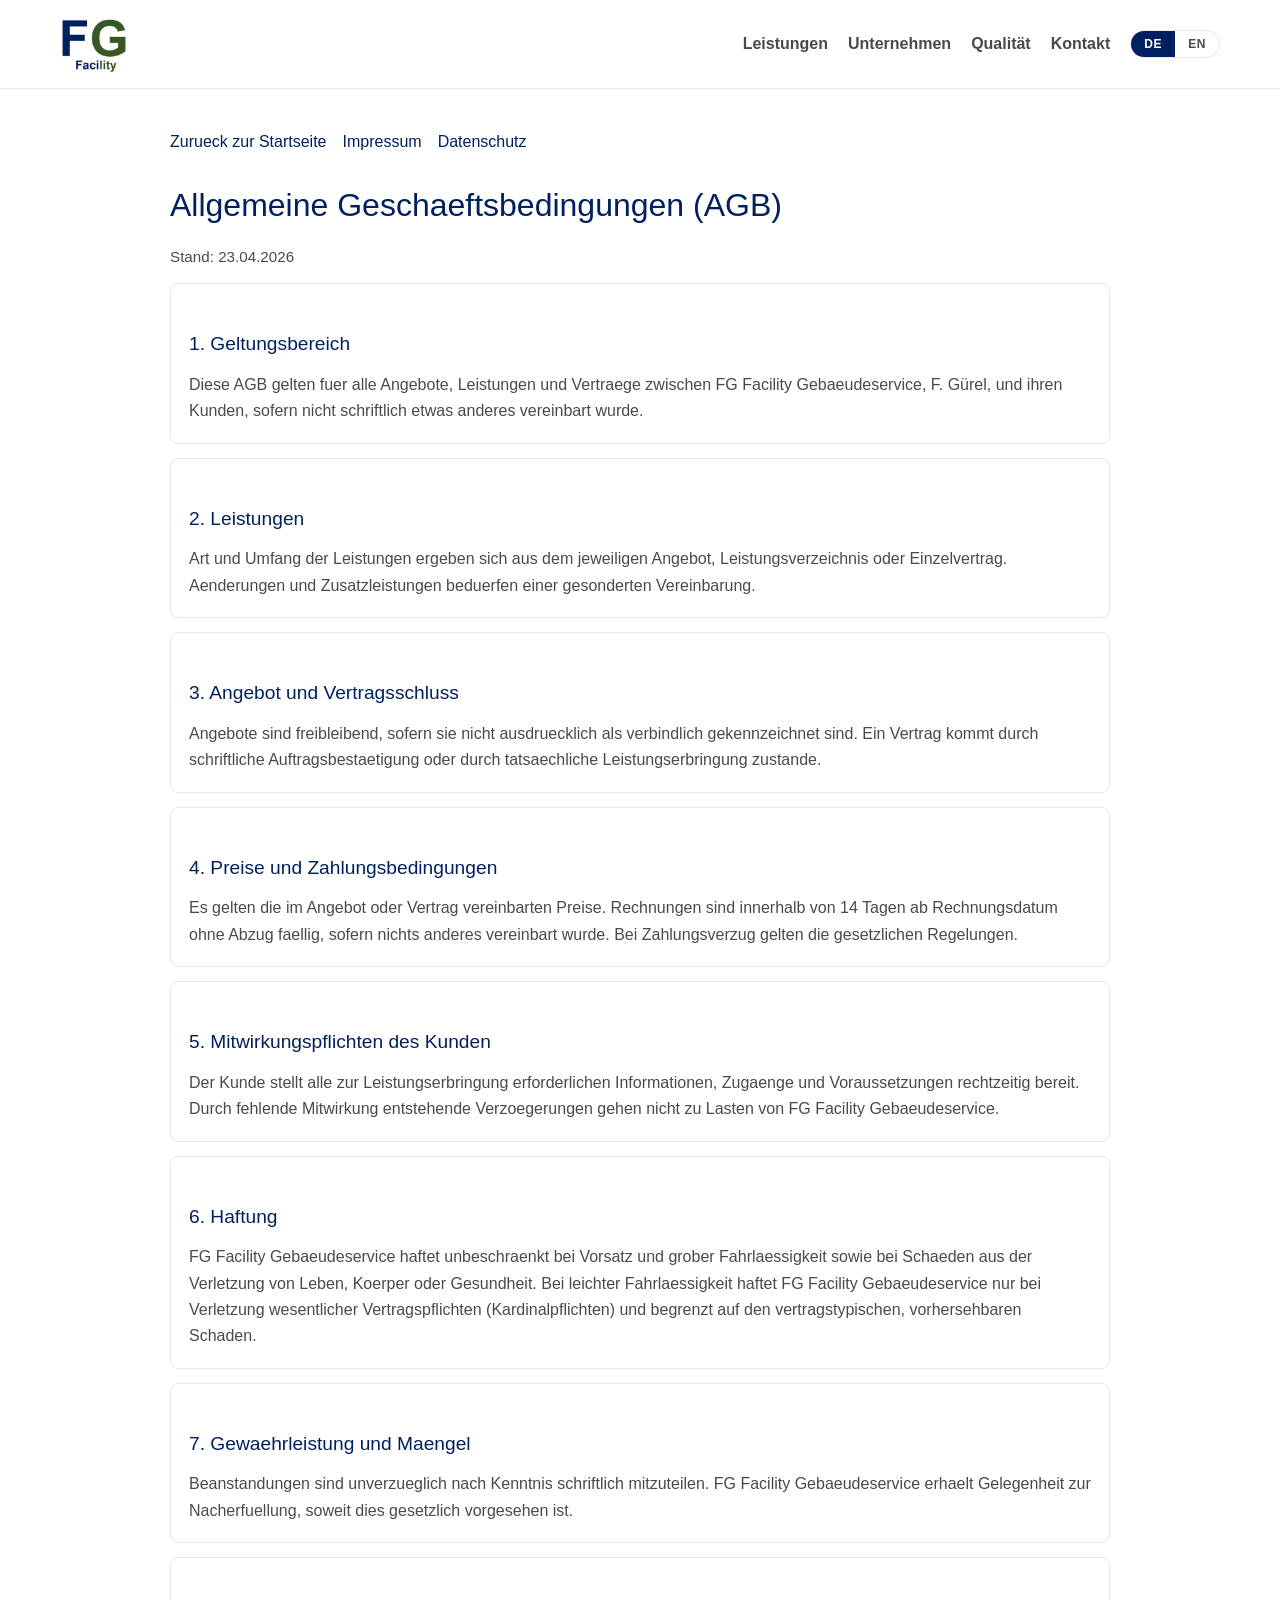
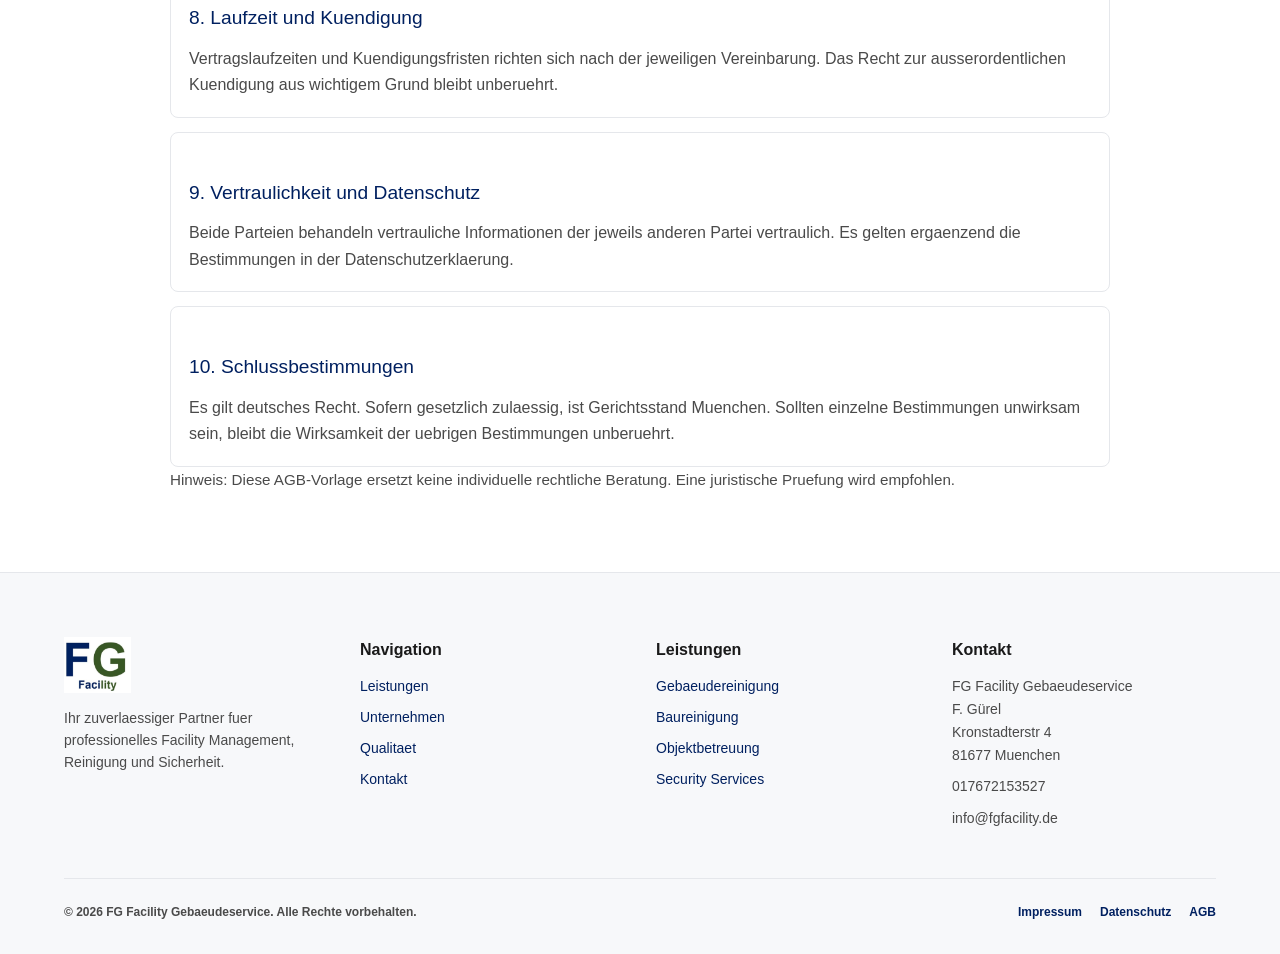
<file: agb.html>
<!DOCTYPE html>
<html lang="de">
  <head>
    <meta charset="UTF-8" />
    <meta name="viewport" content="width=device-width, initial-scale=1.0" />
    <title>AGB | FG Facility</title>
    <meta
      name="description"
      content="Allgemeine Geschaeftsbedingungen der FG Facility Gebaeudeservice fuer Leistungen und Vertraege."
    />
    <meta name="robots" content="noindex,follow" />
    <meta name="theme-color" content="#0f172a" />
    <link rel="canonical" href="https://fgfacility.de/agb.html" />
    <link rel="alternate" hreflang="de" href="https://fgfacility.de/agb.html" />
    <link rel="alternate" hreflang="en" href="https://fgfacility.de/en/terms.html" />
    <link rel="alternate" hreflang="x-default" href="https://fgfacility.de/agb.html" />
    <link rel="icon" href="logo.png" type="image/png" />
    <link rel="apple-touch-icon" href="logo.png" />
    <link rel="manifest" href="site.webmanifest" />
    <meta property="og:locale" content="de_DE" />
    <meta property="og:locale:alternate" content="en_US" />
    <meta property="og:type" content="website" />
    <meta property="og:site_name" content="FG Facility" />
    <meta property="og:title" content="AGB | FG Facility" />
    <meta
      property="og:description"
      content="Allgemeine Geschaeftsbedingungen der FG Facility Gebaeudeservice fuer Leistungen und Vertraege."
    />
    <meta property="og:url" content="https://fgfacility.de/agb.html" />
    <meta property="og:image" content="https://fgfacility.de/logo.png" />
    <meta property="og:image:alt" content="FG Facility Logo" />
    <meta name="twitter:card" content="summary" />
    <meta name="twitter:title" content="AGB | FG Facility" />
    <meta
      name="twitter:description"
      content="Allgemeine Geschaeftsbedingungen der FG Facility Gebaeudeservice fuer Leistungen und Vertraege."
    />
    <meta name="twitter:image" content="https://fgfacility.de/logo.png" />
    <link rel="stylesheet" href="style.css" />
    <link rel="stylesheet" href="tailwind.css">
  </head>
  <body class="legal-page agb-page">
    <header class="site-header">
      <div class="site-header-inner">
        <a class="site-brand" href="/" aria-label="FG Facility Startseite">
          <img src="logo.png" alt="FG Facility" />
        </a>
        <div class="site-header-actions">
          <nav class="site-nav" aria-label="Hauptnavigation">
            <a href="/#leistungen">Leistungen</a>
            <a href="/#unternehmen">Unternehmen</a>
            <a href="/#vertrauen">Qualität</a>
            <a href="/#kontakt">Kontakt</a>
          </nav>
          <div class="lang-switch" role="group" aria-label="Sprache waehlen">
            <a href="agb.html" hreflang="de" aria-current="true">DE</a>
            <a href="/en/terms.html" hreflang="en">EN</a>
          </div>
        </div>
      </div>
    </header>

    <main class="wrap">
      <div class="top-links">
        <a href="/">Zurueck zur Startseite</a>
        <a href="impressum.html">Impressum</a>
        <a href="datenschutz.html">Datenschutz</a>
      </div>

      <h1>Allgemeine Geschaeftsbedingungen (AGB)</h1>
      <p class="muted">Stand: 23.04.2026</p>

      <section class="block">
        <h2>1. Geltungsbereich</h2>
        <p>
          Diese AGB gelten fuer alle Angebote, Leistungen und Vertraege zwischen
          FG Facility Gebaeudeservice, F. Gürel, und ihren Kunden, sofern
          nicht schriftlich etwas anderes vereinbart wurde.
        </p>
      </section>

      <section class="block">
        <h2>2. Leistungen</h2>
        <p>
          Art und Umfang der Leistungen ergeben sich aus dem jeweiligen Angebot,
          Leistungsverzeichnis oder Einzelvertrag. Aenderungen und
          Zusatzleistungen beduerfen einer gesonderten Vereinbarung.
        </p>
      </section>

      <section class="block">
        <h2>3. Angebot und Vertragsschluss</h2>
        <p>
          Angebote sind freibleibend, sofern sie nicht ausdruecklich als
          verbindlich gekennzeichnet sind. Ein Vertrag kommt durch schriftliche
          Auftragsbestaetigung oder durch tatsaechliche Leistungserbringung
          zustande.
        </p>
      </section>

      <section class="block">
        <h2>4. Preise und Zahlungsbedingungen</h2>
        <p>
          Es gelten die im Angebot oder Vertrag vereinbarten Preise. Rechnungen
          sind innerhalb von 14 Tagen ab Rechnungsdatum ohne Abzug faellig,
          sofern nichts anderes vereinbart wurde. Bei Zahlungsverzug gelten die
          gesetzlichen Regelungen.
        </p>
      </section>

      <section class="block">
        <h2>5. Mitwirkungspflichten des Kunden</h2>
        <p>
          Der Kunde stellt alle zur Leistungserbringung erforderlichen
          Informationen, Zugaenge und Voraussetzungen rechtzeitig bereit. Durch
          fehlende Mitwirkung entstehende Verzoegerungen gehen nicht zu Lasten
          von FG Facility Gebaeudeservice.
        </p>
      </section>

      <section class="block">
        <h2>6. Haftung</h2>
        <p>
          FG Facility Gebaeudeservice haftet unbeschraenkt bei Vorsatz und
          grober Fahrlaessigkeit sowie bei Schaeden aus der Verletzung von Leben,
          Koerper oder Gesundheit. Bei leichter Fahrlaessigkeit haftet FG
          Facility Gebaeudeservice nur bei Verletzung wesentlicher
          Vertragspflichten (Kardinalpflichten) und begrenzt auf den
          vertragstypischen, vorhersehbaren Schaden.
        </p>
      </section>

      <section class="block">
        <h2>7. Gewaehrleistung und Maengel</h2>
        <p>
          Beanstandungen sind unverzueglich nach Kenntnis schriftlich mitzuteilen.
          FG Facility Gebaeudeservice erhaelt Gelegenheit zur Nacherfuellung,
          soweit dies gesetzlich vorgesehen ist.
        </p>
      </section>

      <section class="block">
        <h2>8. Laufzeit und Kuendigung</h2>
        <p>
          Vertragslaufzeiten und Kuendigungsfristen richten sich nach der
          jeweiligen Vereinbarung. Das Recht zur ausserordentlichen Kuendigung
          aus wichtigem Grund bleibt unberuehrt.
        </p>
      </section>

      <section class="block">
        <h2>9. Vertraulichkeit und Datenschutz</h2>
        <p>
          Beide Parteien behandeln vertrauliche Informationen der jeweils anderen
          Partei vertraulich. Es gelten ergaenzend die Bestimmungen in der
          Datenschutzerklaerung.
        </p>
      </section>

      <section class="block">
        <h2>10. Schlussbestimmungen</h2>
        <p>
          Es gilt deutsches Recht. Sofern gesetzlich zulaessig, ist Gerichtsstand
          Muenchen. Sollten einzelne Bestimmungen unwirksam sein, bleibt die
          Wirksamkeit der uebrigen Bestimmungen unberuehrt.
        </p>
      </section>

      <p class="muted">
        Hinweis: Diese AGB-Vorlage ersetzt keine individuelle rechtliche
        Beratung. Eine juristische Pruefung wird empfohlen.
      </p>
    </main>

    <footer class="unified-footer" style="width: 100%; background: #f7f8fa; padding: 64px 0 32px; border-top: 1px solid #e5e7eb;">
      <div class="unified-footer-inner" style="max-width: 1200px; margin: 0 auto; padding: 0 24px;">
        <div class="unified-footer-grid" style="display: grid; grid-template-columns: repeat(auto-fit, minmax(220px, 1fr)); gap: 32px; margin-bottom: 48px;">
          <div style="display: flex; flex-direction: column; gap: 14px;">
            <div style="display: flex; align-items: center; gap: 10px;">
              <img src="logo.png" alt="FG Facility" style="height: 56px;" />
            </div>
            <p style="margin: 0; font-size: 14px; color: #4a4a4a; line-height: 1.6;">
              Ihr zuverlaessiger Partner fuer professionelles Facility Management,
              Reinigung und Sicherheit.
            </p>
          </div>
          <div style="display: flex; flex-direction: column; gap: 12px;">
            <h4 style="margin: 0; color: #1a1a1a; font-size: 16px;">Navigation</h4>
            <nav style="display: flex; flex-direction: column; gap: 8px; font-size: 14px;">
              <a href="/#leistungen">Leistungen</a>
              <a href="/#unternehmen">Unternehmen</a>
              <a href="/#vertrauen">Qualitaet</a>
              <a href="/#kontakt">Kontakt</a>
            </nav>
          </div>
          <div style="display: flex; flex-direction: column; gap: 12px;">
            <h4 style="margin: 0; color: #1a1a1a; font-size: 16px;">Leistungen</h4>
            <nav style="display: flex; flex-direction: column; gap: 8px; font-size: 14px;">
              <a href="/#leistungen">Gebaeudereinigung</a>
              <a href="/#leistungen">Baureinigung</a>
              <a href="/#leistungen">Objektbetreuung</a>
              <a href="/#leistungen">Security Services</a>
            </nav>
          </div>
          <div style="display: flex; flex-direction: column; gap: 12px;">
            <h4 style="margin: 0; color: #1a1a1a; font-size: 16px;">Kontakt</h4>
            <div style="display: flex; flex-direction: column; gap: 8px; font-size: 14px; color: #4a4a4a;">
              <p style="margin: 0;">FG Facility Gebaeudeservice<br />F. Gürel<br />Kronstadterstr 4<br />81677 Muenchen</p>
              <p style="margin: 0;">017672153527</p>
              <p style="margin: 0;">info@fgfacility.de</p>
            </div>
          </div>
        </div>
        <div style="width: 100%; height: 1px; background: #e5e7eb; margin-bottom: 24px;"></div>
        <div class="unified-footer-bottom" style="display: flex; flex-wrap: wrap; justify-content: space-between; align-items: center; gap: 16px;">
          <div class="unified-footer-copy" style="font-size: 12px; color: #4a4a4a; font-weight: 600;">
            &copy; 2026 FG Facility Gebaeudeservice. Alle Rechte vorbehalten.
          </div>
          <div class="unified-footer-legal" style="display: flex; flex-wrap: wrap; align-items: center; justify-content: center; gap: 18px; font-size: 12px; font-weight: 600;">
            <a href="impressum.html">Impressum</a>
            <a href="datenschutz.html">Datenschutz</a>
            <a href="agb.html">AGB</a>
          </div>
        </div>
      </div>
    </footer>
      <script src="script.js"></script>
  </body>
</html>
</file>
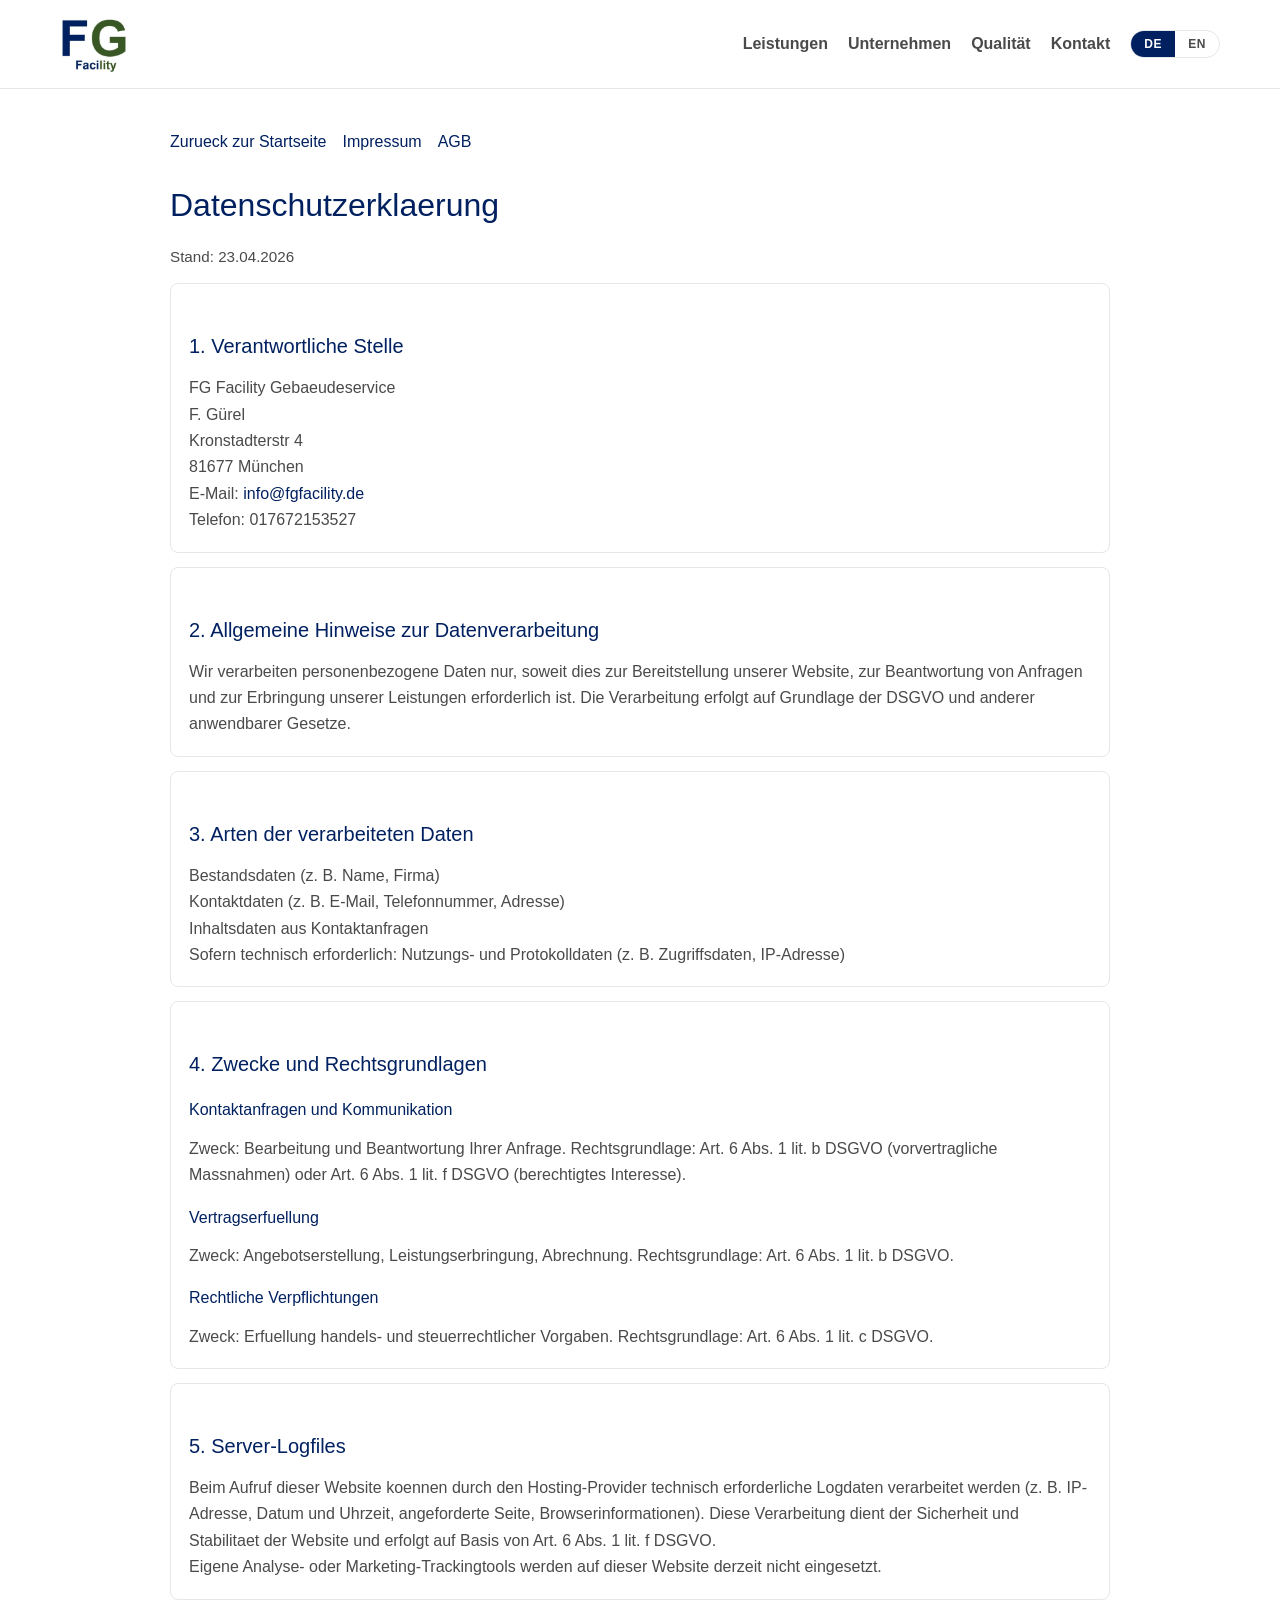
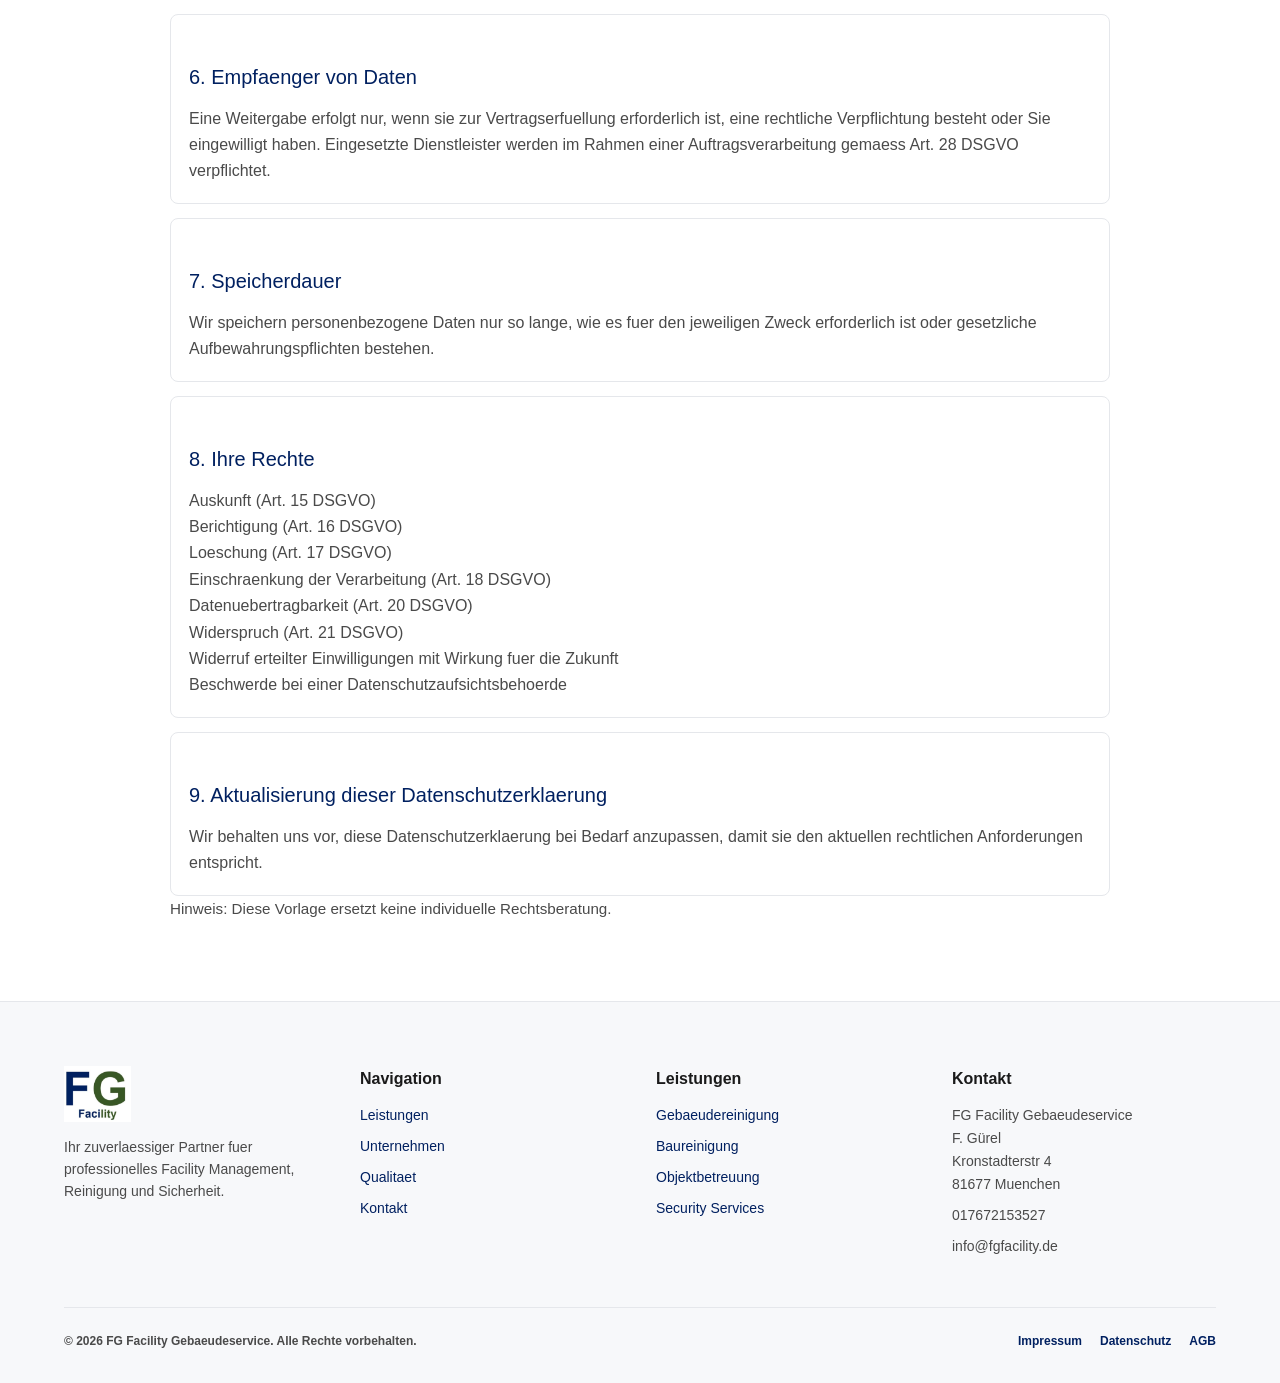
<file: datenschutz.html>
<!DOCTYPE html>
<html lang="de">
  <head>
    <meta charset="UTF-8" />
    <meta name="viewport" content="width=device-width, initial-scale=1.0" />
    <title>Datenschutz | FG Facility</title>
    <meta
      name="description"
      content="Datenschutzerklaerung der FG Facility Gebaeudeservice zu Verarbeitung, Rechten und Kontakt."
    />
    <meta name="robots" content="noindex,follow" />
    <meta name="theme-color" content="#0f172a" />
    <link rel="canonical" href="https://fgfacility.de/datenschutz.html" />
    <link rel="alternate" hreflang="de" href="https://fgfacility.de/datenschutz.html" />
    <link rel="alternate" hreflang="en" href="https://fgfacility.de/en/privacy.html" />
    <link rel="alternate" hreflang="x-default" href="https://fgfacility.de/datenschutz.html" />
    <link rel="icon" href="logo.png" type="image/png" />
    <link rel="apple-touch-icon" href="logo.png" />
    <link rel="manifest" href="site.webmanifest" />
    <meta property="og:locale" content="de_DE" />
    <meta property="og:locale:alternate" content="en_US" />
    <meta property="og:type" content="website" />
    <meta property="og:site_name" content="FG Facility" />
    <meta property="og:title" content="Datenschutz | FG Facility" />
    <meta
      property="og:description"
      content="Datenschutzerklaerung der FG Facility Gebaeudeservice zu Verarbeitung, Rechten und Kontakt."
    />
    <meta property="og:url" content="https://fgfacility.de/datenschutz.html" />
    <meta property="og:image" content="https://fgfacility.de/logo.png" />
    <meta property="og:image:alt" content="FG Facility Logo" />
    <meta name="twitter:card" content="summary" />
    <meta name="twitter:title" content="Datenschutz | FG Facility" />
    <meta
      name="twitter:description"
      content="Datenschutzerklaerung der FG Facility Gebaeudeservice zu Verarbeitung, Rechten und Kontakt."
    />
    <meta name="twitter:image" content="https://fgfacility.de/logo.png" />
    <link rel="stylesheet" href="style.css" />
    <link rel="stylesheet" href="tailwind.css">

  </head>
  <body class="legal-page datenschutz-page">
    <header class="site-header">
      <div class="site-header-inner">
        <a class="site-brand" href="/" aria-label="FG Facility Startseite">
          <img src="logo.png" alt="FG Facility" />
        </a>
        <div class="site-header-actions">
          <nav class="site-nav" aria-label="Hauptnavigation">
            <a href="/#leistungen">Leistungen</a>
            <a href="/#unternehmen">Unternehmen</a>
            <a href="/#vertrauen">Qualität</a>
            <a href="/#kontakt">Kontakt</a>
          </nav>
          <div class="lang-switch" role="group" aria-label="Sprache waehlen">
            <a href="datenschutz.html" hreflang="de" aria-current="true">DE</a>
            <a href="/en/privacy.html" hreflang="en">EN</a>
          </div>
        </div>
      </div>
    </header>

    <main class="wrap">
      <div class="top-links">
        <a href="/">Zurueck zur Startseite</a>
        <a href="impressum.html">Impressum</a>
        <a href="agb.html">AGB</a>
      </div>

      <h1>Datenschutzerklaerung</h1>
      <p class="muted">Stand: 23.04.2026</p>

      <section class="block">
        <h2>1. Verantwortliche Stelle</h2>
        <p>
          FG Facility Gebaeudeservice<br />
          F. Gürel<br />
          Kronstadterstr 4<br />
          81677 München<br />
          E-Mail: <a href="mailto:info@fgfacility.de">info@fgfacility.de</a><br />
          Telefon: 017672153527
        </p>
      </section>

      <section class="block">
        <h2>2. Allgemeine Hinweise zur Datenverarbeitung</h2>
        <p>
          Wir verarbeiten personenbezogene Daten nur, soweit dies zur
          Bereitstellung unserer Website, zur Beantwortung von Anfragen und zur
          Erbringung unserer Leistungen erforderlich ist. Die Verarbeitung
          erfolgt auf Grundlage der DSGVO und anderer anwendbarer Gesetze.
        </p>
      </section>

      <section class="block">
        <h2>3. Arten der verarbeiteten Daten</h2>
        <ul>
          <li>Bestandsdaten (z. B. Name, Firma)</li>
          <li>Kontaktdaten (z. B. E-Mail, Telefonnummer, Adresse)</li>
          <li>Inhaltsdaten aus Kontaktanfragen</li>
          <li>Sofern technisch erforderlich: Nutzungs- und Protokolldaten (z. B. Zugriffsdaten, IP-Adresse)</li>
        </ul>
      </section>

      <section class="block">
        <h2>4. Zwecke und Rechtsgrundlagen</h2>
        <h3>Kontaktanfragen und Kommunikation</h3>
        <p>
          Zweck: Bearbeitung und Beantwortung Ihrer Anfrage.
          Rechtsgrundlage: Art. 6 Abs. 1 lit. b DSGVO (vorvertragliche
          Massnahmen) oder Art. 6 Abs. 1 lit. f DSGVO (berechtigtes Interesse).
        </p>
        <h3>Vertragserfuellung</h3>
        <p>
          Zweck: Angebotserstellung, Leistungserbringung, Abrechnung.
          Rechtsgrundlage: Art. 6 Abs. 1 lit. b DSGVO.
        </p>
        <h3>Rechtliche Verpflichtungen</h3>
        <p>
          Zweck: Erfuellung handels- und steuerrechtlicher Vorgaben.
          Rechtsgrundlage: Art. 6 Abs. 1 lit. c DSGVO.
        </p>
      </section>

      <section class="block">
        <h2>5. Server-Logfiles</h2>
        <p>
          Beim Aufruf dieser Website koennen durch den Hosting-Provider technisch
          erforderliche Logdaten verarbeitet werden (z. B. IP-Adresse, Datum und
          Uhrzeit, angeforderte Seite, Browserinformationen). Diese Verarbeitung
          dient der Sicherheit und Stabilitaet der Website und erfolgt auf Basis
          von Art. 6 Abs. 1 lit. f DSGVO.
        </p>
        <p>
          Eigene Analyse- oder Marketing-Trackingtools werden auf dieser Website
          derzeit nicht eingesetzt.
        </p>
      </section>

      <section class="block">
        <h2>6. Empfaenger von Daten</h2>
        <p>
          Eine Weitergabe erfolgt nur, wenn sie zur Vertragserfuellung
          erforderlich ist, eine rechtliche Verpflichtung besteht oder Sie
          eingewilligt haben. Eingesetzte Dienstleister werden im Rahmen einer
          Auftragsverarbeitung gemaess Art. 28 DSGVO verpflichtet.
        </p>
      </section>

      <section class="block">
        <h2>7. Speicherdauer</h2>
        <p>
          Wir speichern personenbezogene Daten nur so lange, wie es fuer den
          jeweiligen Zweck erforderlich ist oder gesetzliche
          Aufbewahrungspflichten bestehen.
        </p>
      </section>

      <section class="block">
        <h2>8. Ihre Rechte</h2>
        <ul>
          <li>Auskunft (Art. 15 DSGVO)</li>
          <li>Berichtigung (Art. 16 DSGVO)</li>
          <li>Loeschung (Art. 17 DSGVO)</li>
          <li>Einschraenkung der Verarbeitung (Art. 18 DSGVO)</li>
          <li>Datenuebertragbarkeit (Art. 20 DSGVO)</li>
          <li>Widerspruch (Art. 21 DSGVO)</li>
          <li>Widerruf erteilter Einwilligungen mit Wirkung fuer die Zukunft</li>
          <li>Beschwerde bei einer Datenschutzaufsichtsbehoerde</li>
        </ul>
      </section>

      <section class="block">
        <h2>9. Aktualisierung dieser Datenschutzerklaerung</h2>
        <p>
          Wir behalten uns vor, diese Datenschutzerklaerung bei Bedarf
          anzupassen, damit sie den aktuellen rechtlichen Anforderungen
          entspricht.
        </p>
      </section>

      <p class="muted">
        Hinweis: Diese Vorlage ersetzt keine individuelle Rechtsberatung.
      </p>
    </main>

    <footer class="unified-footer" style="width: 100%; background: #f7f8fa; padding: 64px 0 32px; border-top: 1px solid #e5e7eb;">
      <div class="unified-footer-inner" style="max-width: 1200px; margin: 0 auto; padding: 0 24px;">
        <div class="unified-footer-grid" style="display: grid; grid-template-columns: repeat(auto-fit, minmax(220px, 1fr)); gap: 32px; margin-bottom: 48px;">
          <div style="display: flex; flex-direction: column; gap: 14px;">
            <div style="display: flex; align-items: center; gap: 10px;">
              <img src="logo.png" alt="FG Facility" style="height: 56px;" />
            </div>
            <p style="margin: 0; font-size: 14px; color: #4a4a4a; line-height: 1.6;">
              Ihr zuverlaessiger Partner fuer professionelles Facility Management,
              Reinigung und Sicherheit.
            </p>
          </div>
          <div style="display: flex; flex-direction: column; gap: 12px;">
            <h4 style="margin: 0; color: #1a1a1a; font-size: 16px;">Navigation</h4>
            <nav style="display: flex; flex-direction: column; gap: 8px; font-size: 14px;">
              <a href="/#leistungen">Leistungen</a>
              <a href="/#unternehmen">Unternehmen</a>
              <a href="/#vertrauen">Qualitaet</a>
              <a href="/#kontakt">Kontakt</a>
            </nav>
          </div>
          <div style="display: flex; flex-direction: column; gap: 12px;">
            <h4 style="margin: 0; color: #1a1a1a; font-size: 16px;">Leistungen</h4>
            <nav style="display: flex; flex-direction: column; gap: 8px; font-size: 14px;">
              <a href="/#leistungen">Gebaeudereinigung</a>
              <a href="/#leistungen">Baureinigung</a>
              <a href="/#leistungen">Objektbetreuung</a>
              <a href="/#leistungen">Security Services</a>
            </nav>
          </div>
          <div style="display: flex; flex-direction: column; gap: 12px;">
            <h4 style="margin: 0; color: #1a1a1a; font-size: 16px;">Kontakt</h4>
            <div style="display: flex; flex-direction: column; gap: 8px; font-size: 14px; color: #4a4a4a;">
              <p style="margin: 0;">FG Facility Gebaeudeservice<br />F. Gürel<br />Kronstadterstr 4<br />81677 Muenchen</p>
              <p style="margin: 0;">017672153527</p>
              <p style="margin: 0;">info@fgfacility.de</p>
            </div>
          </div>
        </div>
        <div style="width: 100%; height: 1px; background: #e5e7eb; margin-bottom: 24px;"></div>
        <div class="unified-footer-bottom" style="display: flex; flex-wrap: wrap; justify-content: space-between; align-items: center; gap: 16px;">
          <div class="unified-footer-copy" style="font-size: 12px; color: #4a4a4a; font-weight: 600;">
            &copy; 2026 FG Facility Gebaeudeservice. Alle Rechte vorbehalten.
          </div>
          <div class="unified-footer-legal" style="display: flex; flex-wrap: wrap; align-items: center; justify-content: center; gap: 18px; font-size: 12px; font-weight: 600;">
            <a href="impressum.html">Impressum</a>
            <a href="datenschutz.html">Datenschutz</a>
            <a href="agb.html">AGB</a>
          </div>
        </div>
      </div>
    </footer>
      <script src="script.js"></script>
  </body>
</html>
</file>
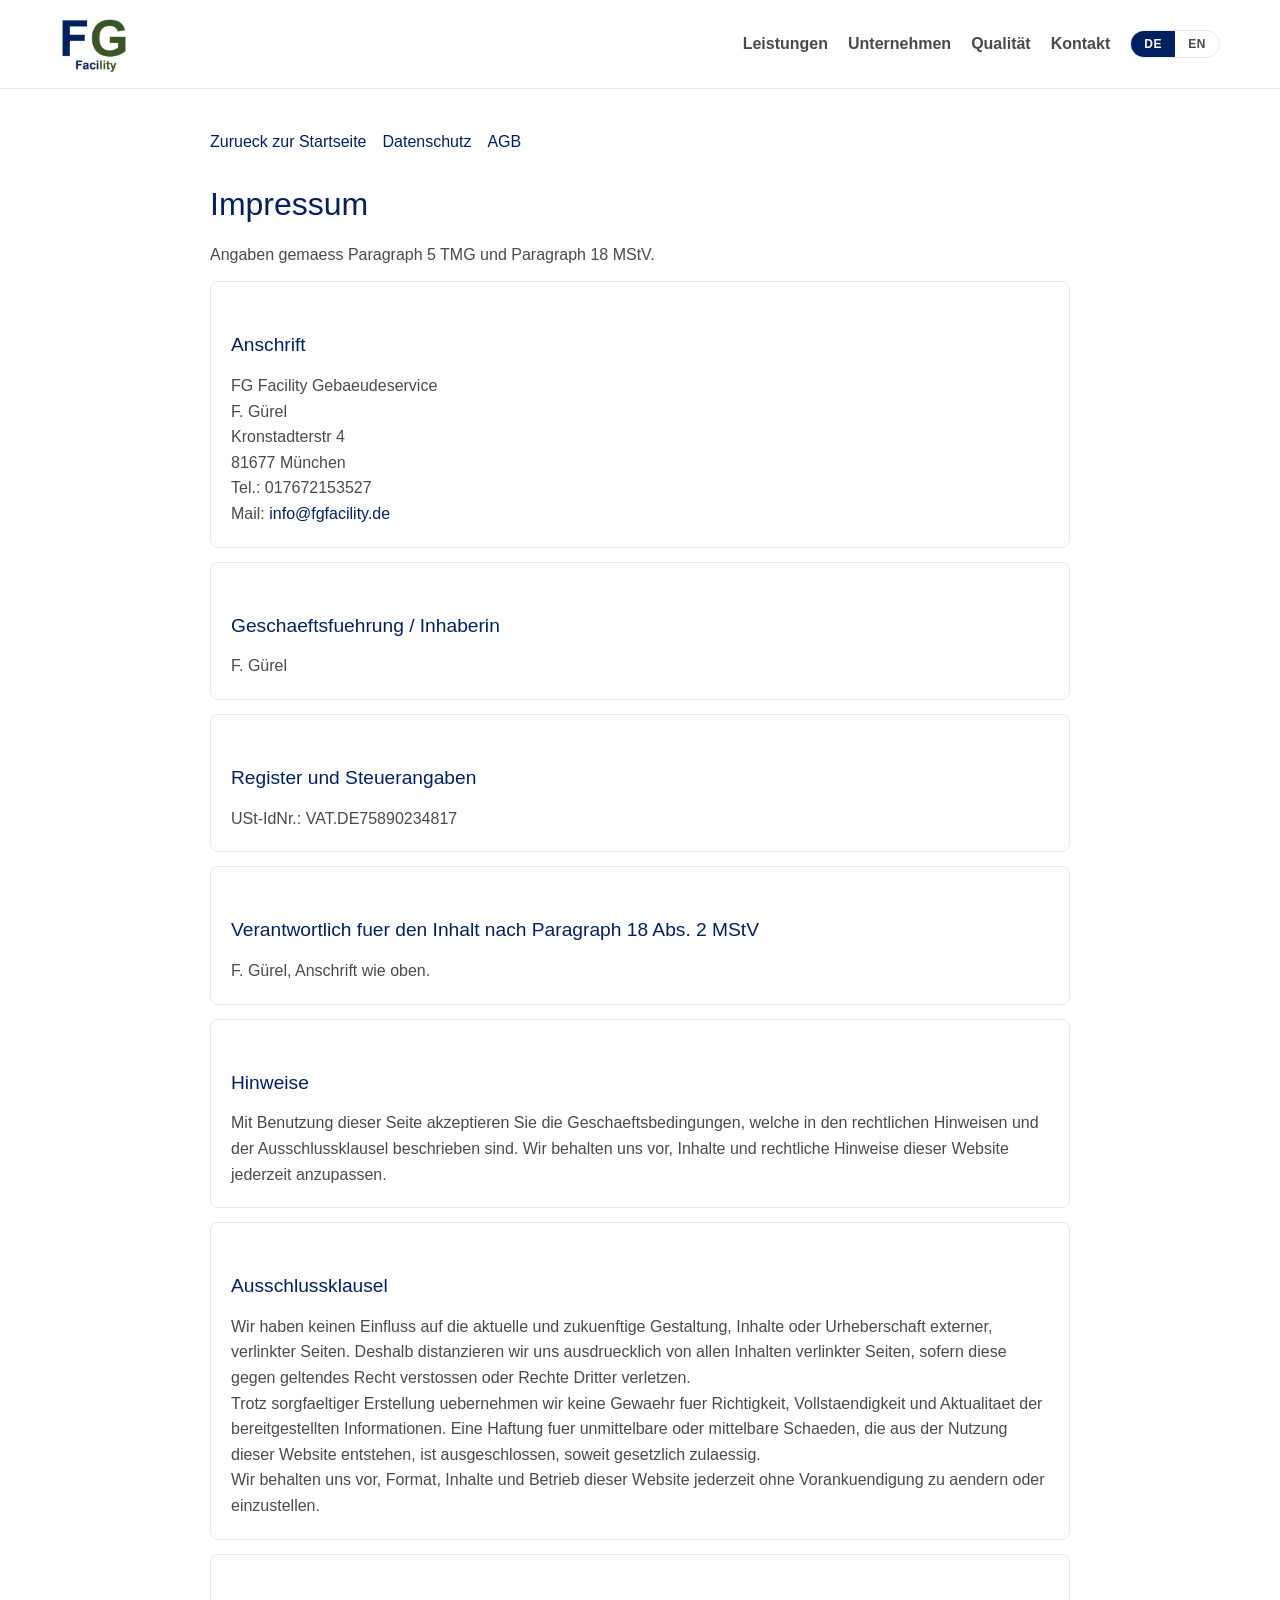
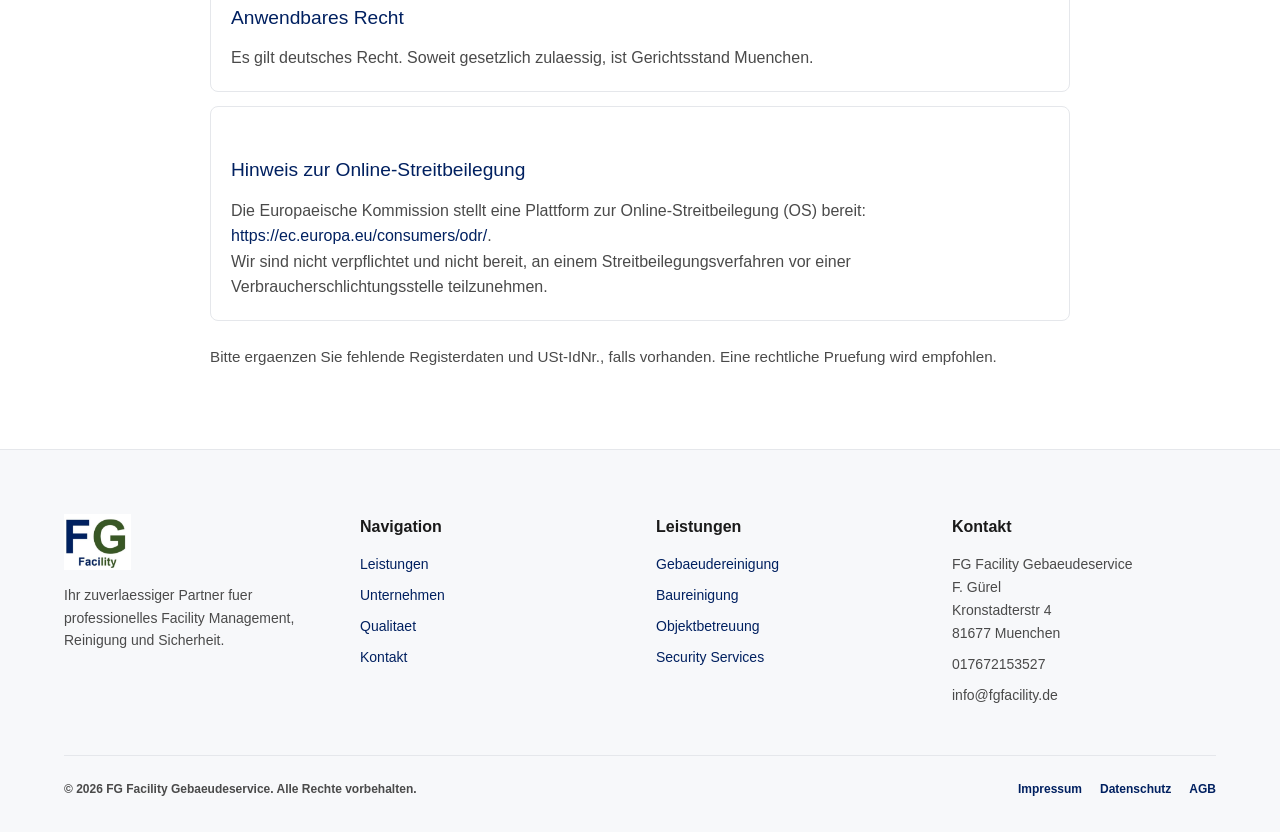
<file: impressum.html>
<!DOCTYPE html>
<html lang="de">
  <head>
    <meta charset="UTF-8" />
    <meta name="viewport" content="width=device-width, initial-scale=1.0" />
    <title>Impressum | FG Facility</title>
    <meta
      name="description"
      content="Impressum der FG Facility Gebaeudeservice mit Kontaktdaten, Inhaberin und rechtlichen Hinweisen."
    />
    <meta name="robots" content="noindex,follow" />
    <meta name="theme-color" content="#0f172a" />
    <link rel="canonical" href="https://fgfacility.de/impressum.html" />
    <link rel="alternate" hreflang="de" href="https://fgfacility.de/impressum.html" />
    <link rel="alternate" hreflang="en" href="https://fgfacility.de/en/imprint.html" />
    <link rel="alternate" hreflang="x-default" href="https://fgfacility.de/impressum.html" />
    <link rel="icon" href="logo.png" type="image/png" />
    <link rel="apple-touch-icon" href="logo.png" />
    <link rel="manifest" href="site.webmanifest" />
    <meta property="og:locale" content="de_DE" />
    <meta property="og:locale:alternate" content="en_US" />
    <meta property="og:type" content="website" />
    <meta property="og:site_name" content="FG Facility" />
    <meta property="og:title" content="Impressum | FG Facility" />
    <meta
      property="og:description"
      content="Impressum der FG Facility Gebaeudeservice mit Kontaktdaten, Inhaberin und rechtlichen Hinweisen."
    />
    <meta property="og:url" content="https://fgfacility.de/impressum.html" />
    <meta property="og:image" content="https://fgfacility.de/logo.png" />
    <meta property="og:image:alt" content="FG Facility Logo" />
    <meta name="twitter:card" content="summary" />
    <meta name="twitter:title" content="Impressum | FG Facility" />
    <meta
      name="twitter:description"
      content="Impressum der FG Facility Gebaeudeservice mit Kontaktdaten, Inhaberin und rechtlichen Hinweisen."
    />
    <meta name="twitter:image" content="https://fgfacility.de/logo.png" />
    <link rel="stylesheet" href="style.css" />
    <link rel="stylesheet" href="tailwind.css">

  </head>
  <body class="legal-page impressum-page">
    <header class="site-header">
      <div class="site-header-inner">
        <a class="site-brand" href="/" aria-label="FG Facility Startseite">
          <img src="logo.png" alt="FG Facility" />
        </a>
        <div class="site-header-actions">
          <nav class="site-nav" aria-label="Hauptnavigation">
            <a href="/#leistungen">Leistungen</a>
            <a href="/#unternehmen">Unternehmen</a>
            <a href="/#vertrauen">Qualität</a>
            <a href="/#kontakt">Kontakt</a>
          </nav>
          <div class="lang-switch" role="group" aria-label="Sprache waehlen">
            <a href="impressum.html" hreflang="de" aria-current="true">DE</a>
            <a href="/en/imprint.html" hreflang="en">EN</a>
          </div>
        </div>
      </div>
    </header>

    <main class="wrap">
      <div class="top-links">
        <a href="/">Zurueck zur Startseite</a>
        <a href="datenschutz.html">Datenschutz</a>
        <a href="agb.html">AGB</a>
      </div>

      <h1>Impressum</h1>
      <p>Angaben gemaess Paragraph 5 TMG und Paragraph 18 MStV.</p>

      <section class="card">
        <h2>Anschrift</h2>
        <p>
          FG Facility Gebaeudeservice<br />
          F. Gürel<br />
          Kronstadterstr 4<br />
          81677 München<br />
          Tel.: 017672153527<br />
          Mail: <a href="mailto:info@fgfacility.de">info@fgfacility.de</a>
        </p>
      </section>

      <section class="card">
        <h2>Geschaeftsfuehrung / Inhaberin</h2>
        <p>F. Gürel</p>
      </section>

      <section class="card">
        <h2>Register und Steuerangaben</h2>
        <p>
          USt-IdNr.: VAT.DE75890234817
        </p>
      </section>

      <section class="card">
        <h2>Verantwortlich fuer den Inhalt nach Paragraph 18 Abs. 2 MStV</h2>
        <p>F. Gürel, Anschrift wie oben.</p>
      </section>

      <section class="card">
        <h2>Hinweise</h2>
        <p>
          Mit Benutzung dieser Seite akzeptieren Sie die Geschaeftsbedingungen,
          welche in den rechtlichen Hinweisen und der Ausschlussklausel
          beschrieben sind. Wir behalten uns vor, Inhalte und rechtliche
          Hinweise dieser Website jederzeit anzupassen.
        </p>
      </section>

      <section class="card">
        <h2>Ausschlussklausel</h2>
        <p>
          Wir haben keinen Einfluss auf die aktuelle und zukuenftige Gestaltung,
          Inhalte oder Urheberschaft externer, verlinkter Seiten. Deshalb
          distanzieren wir uns ausdruecklich von allen Inhalten verlinkter
          Seiten, sofern diese gegen geltendes Recht verstossen oder Rechte
          Dritter verletzen.
        </p>
        <p>
          Trotz sorgfaeltiger Erstellung uebernehmen wir keine Gewaehr fuer
          Richtigkeit, Vollstaendigkeit und Aktualitaet der bereitgestellten
          Informationen. Eine Haftung fuer unmittelbare oder mittelbare Schaeden,
          die aus der Nutzung dieser Website entstehen, ist ausgeschlossen,
          soweit gesetzlich zulaessig.
        </p>
        <p>
          Wir behalten uns vor, Format, Inhalte und Betrieb dieser Website
          jederzeit ohne Vorankuendigung zu aendern oder einzustellen.
        </p>
      </section>

      <section class="card">
        <h2>Anwendbares Recht</h2>
        <p>
          Es gilt deutsches Recht. Soweit gesetzlich zulaessig, ist Gerichtsstand
          Muenchen.
        </p>
      </section>

      <section class="card">
        <h2>Hinweis zur Online-Streitbeilegung</h2>
        <p>
          Die Europaeische Kommission stellt eine Plattform zur
          Online-Streitbeilegung (OS) bereit:
          <a href="https://ec.europa.eu/consumers/odr/" target="_blank" rel="noopener noreferrer">https://ec.europa.eu/consumers/odr/</a>.
        </p>
        <p>
          Wir sind nicht verpflichtet und nicht bereit, an einem
          Streitbeilegungsverfahren vor einer Verbraucherschlichtungsstelle
          teilzunehmen.
        </p>
      </section>

      <p class="note">
        Bitte ergaenzen Sie fehlende Registerdaten und USt-IdNr., falls
        vorhanden. Eine rechtliche Pruefung wird empfohlen.
      </p>
    </main>

    <footer class="unified-footer" style="width: 100%; background: #f7f8fa; padding: 64px 0 32px; border-top: 1px solid #e5e7eb;">
      <div class="unified-footer-inner" style="max-width: 1200px; margin: 0 auto; padding: 0 24px;">
        <div class="unified-footer-grid" style="display: grid; grid-template-columns: repeat(auto-fit, minmax(220px, 1fr)); gap: 32px; margin-bottom: 48px;">
          <div style="display: flex; flex-direction: column; gap: 14px;">
            <div style="display: flex; align-items: center; gap: 10px;">
              <img src="logo.png" alt="FG Facility" style="height: 56px;" />
            </div>
            <p style="margin: 0; font-size: 14px; color: #4a4a4a; line-height: 1.6;">
              Ihr zuverlaessiger Partner fuer professionelles Facility Management,
              Reinigung und Sicherheit.
            </p>
          </div>
          <div style="display: flex; flex-direction: column; gap: 12px;">
            <h4 style="margin: 0; color: #1a1a1a; font-size: 16px;">Navigation</h4>
            <nav style="display: flex; flex-direction: column; gap: 8px; font-size: 14px;">
              <a href="/#leistungen">Leistungen</a>
              <a href="/#unternehmen">Unternehmen</a>
              <a href="/#vertrauen">Qualitaet</a>
              <a href="/#kontakt">Kontakt</a>
            </nav>
          </div>
          <div style="display: flex; flex-direction: column; gap: 12px;">
            <h4 style="margin: 0; color: #1a1a1a; font-size: 16px;">Leistungen</h4>
            <nav style="display: flex; flex-direction: column; gap: 8px; font-size: 14px;">
              <a href="/#leistungen">Gebaeudereinigung</a>
              <a href="/#leistungen">Baureinigung</a>
              <a href="/#leistungen">Objektbetreuung</a>
              <a href="/#leistungen">Security Services</a>
            </nav>
          </div>
          <div style="display: flex; flex-direction: column; gap: 12px;">
            <h4 style="margin: 0; color: #1a1a1a; font-size: 16px;">Kontakt</h4>
            <div style="display: flex; flex-direction: column; gap: 8px; font-size: 14px; color: #4a4a4a;">
              <p style="margin: 0;">FG Facility Gebaeudeservice<br />F. Gürel<br />Kronstadterstr 4<br />81677 Muenchen</p>
              <p style="margin: 0;">017672153527</p>
              <p style="margin: 0;">info@fgfacility.de</p>
            </div>
          </div>
        </div>
        <div style="width: 100%; height: 1px; background: #e5e7eb; margin-bottom: 24px;"></div>
        <div class="unified-footer-bottom" style="display: flex; flex-wrap: wrap; justify-content: space-between; align-items: center; gap: 16px;">
          <div class="unified-footer-copy" style="font-size: 12px; color: #4a4a4a; font-weight: 600;">
            &copy; 2026 FG Facility Gebaeudeservice. Alle Rechte vorbehalten.
          </div>
          <div class="unified-footer-legal" style="display: flex; flex-wrap: wrap; align-items: center; justify-content: center; gap: 18px; font-size: 12px; font-weight: 600;">
            <a href="impressum.html">Impressum</a>
            <a href="datenschutz.html">Datenschutz</a>
            <a href="agb.html">AGB</a>
          </div>
        </div>
      </div>
    </footer>
      <script src="script.js"></script>
  </body>
</html>
</file>
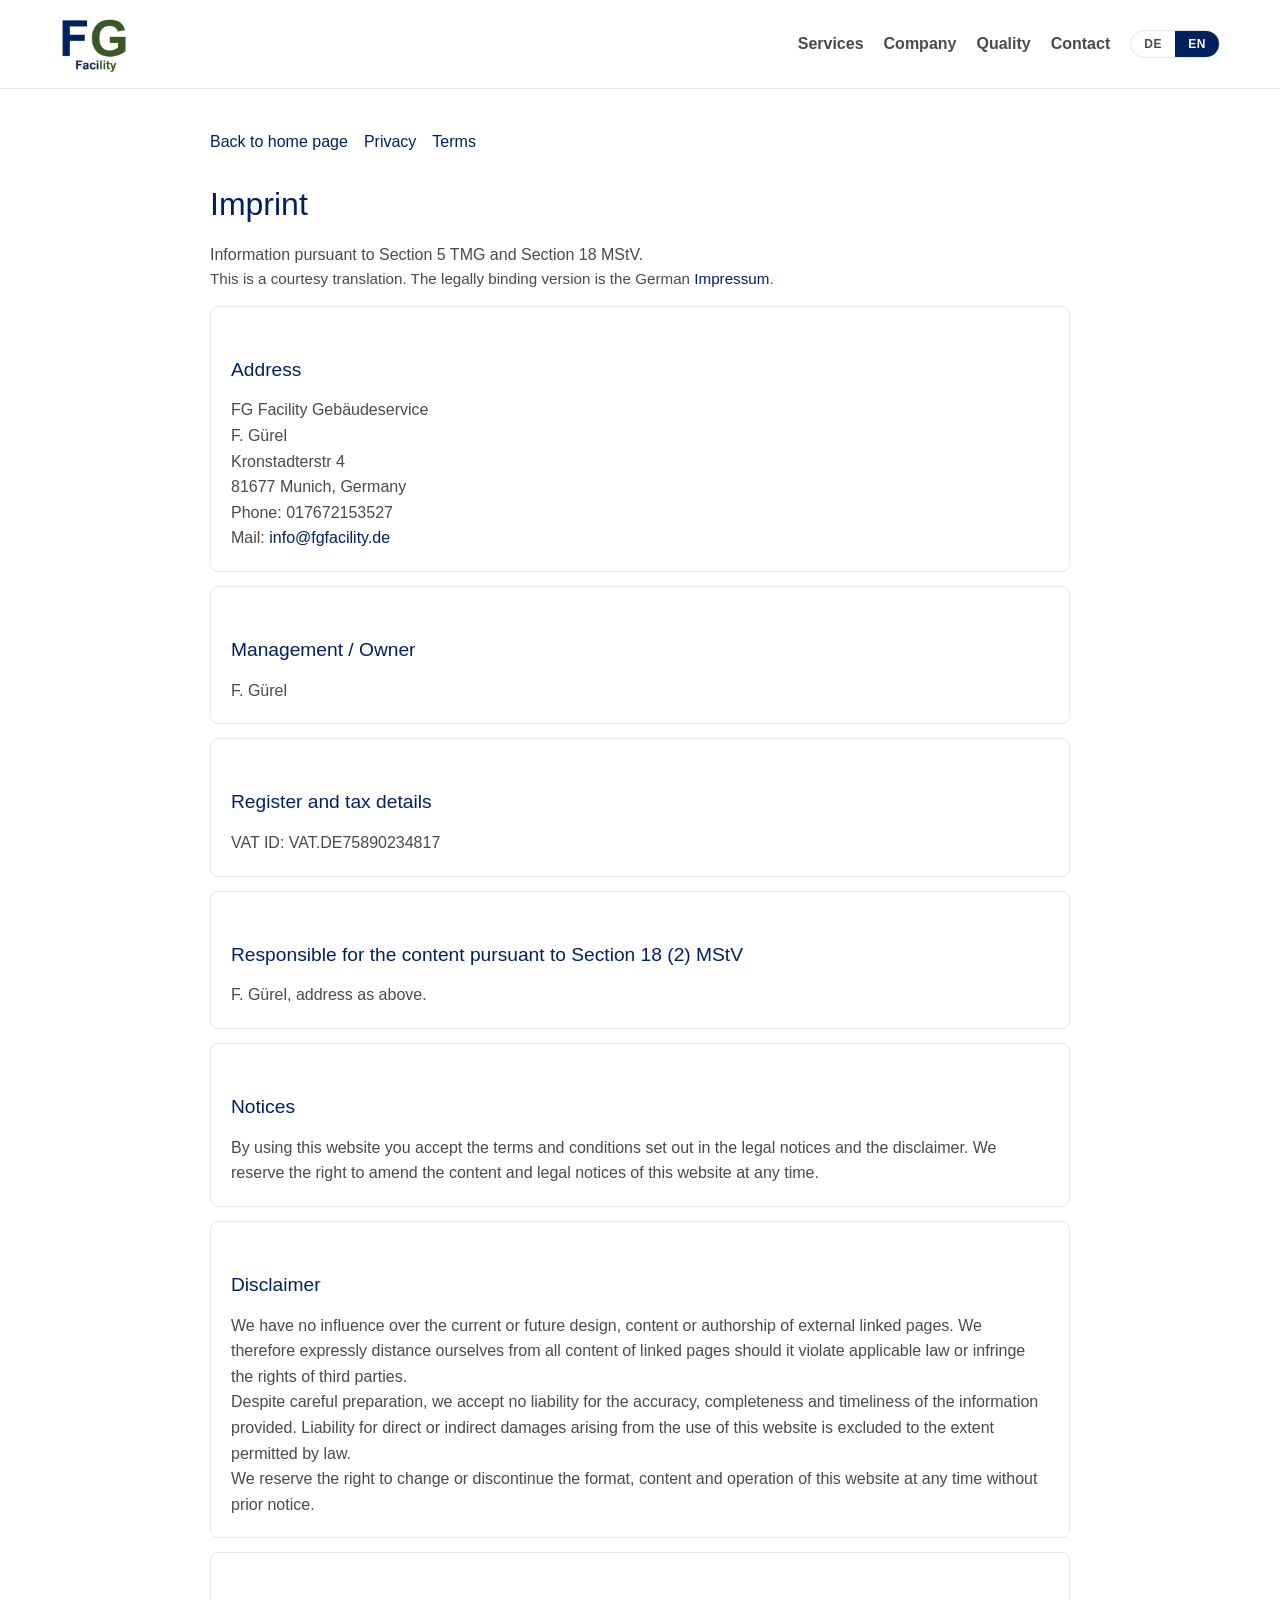
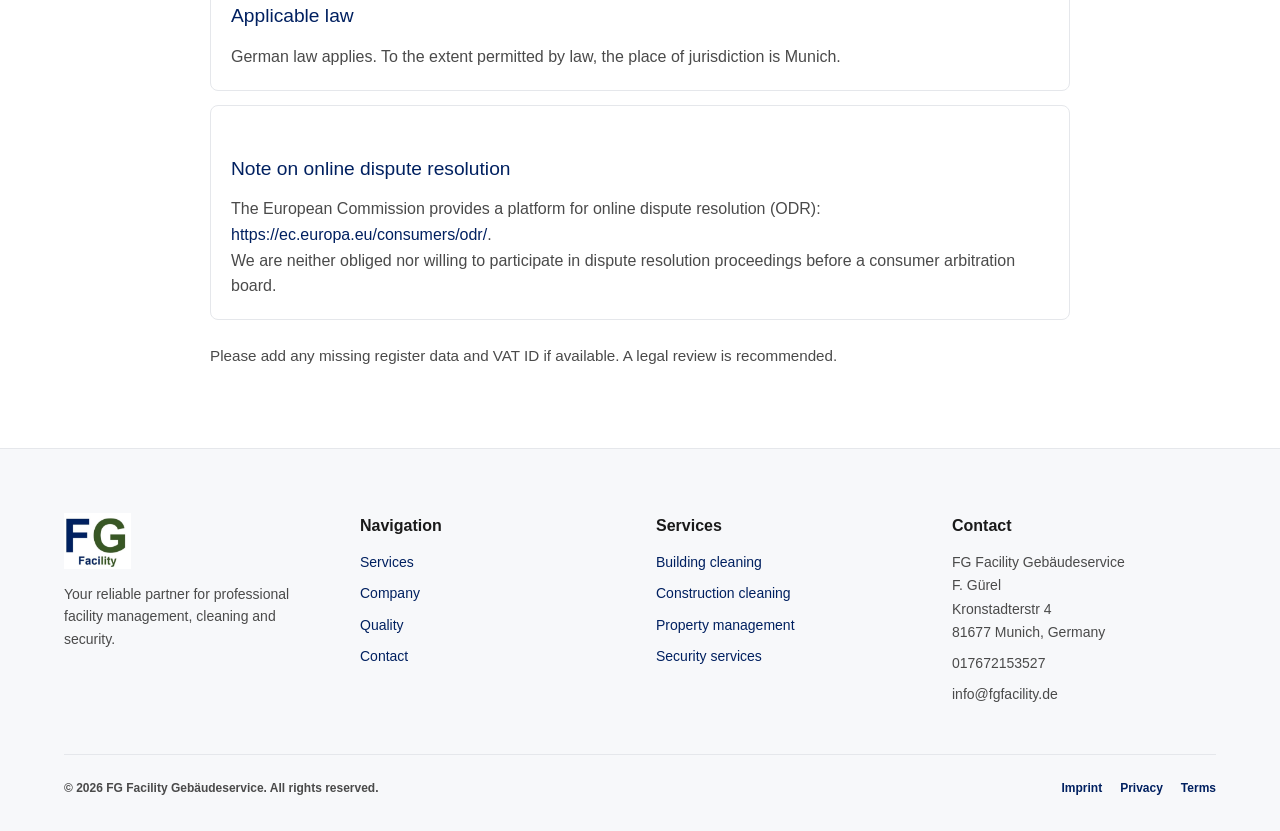
<file: en/imprint.html>
<!DOCTYPE html>
<html lang="en">
  <head>
    <meta charset="UTF-8" />
    <meta name="viewport" content="width=device-width, initial-scale=1.0" />
    <title>Imprint | FG Facility</title>
    <meta
      name="description"
      content="Imprint of FG Facility Gebäudeservice with contact details, owner information and legal notices."
    />
    <meta name="robots" content="noindex,follow" />
    <meta name="theme-color" content="#0f172a" />
    <link rel="canonical" href="https://fgfacility.de/en/imprint.html" />
    <link rel="alternate" hreflang="de" href="https://fgfacility.de/impressum.html" />
    <link rel="alternate" hreflang="en" href="https://fgfacility.de/en/imprint.html" />
    <link rel="alternate" hreflang="x-default" href="https://fgfacility.de/impressum.html" />
    <link rel="icon" href="../logo.png" type="image/png" />
    <link rel="apple-touch-icon" href="../logo.png" />
    <link rel="manifest" href="../site.webmanifest" />
    <meta property="og:locale" content="en_US" />
    <meta property="og:locale:alternate" content="de_DE" />
    <meta property="og:type" content="website" />
    <meta property="og:site_name" content="FG Facility" />
    <meta property="og:title" content="Imprint | FG Facility" />
    <meta
      property="og:description"
      content="Imprint of FG Facility Gebäudeservice with contact details, owner information and legal notices."
    />
    <meta property="og:url" content="https://fgfacility.de/en/imprint.html" />
    <meta property="og:image" content="https://fgfacility.de/logo.png" />
    <meta property="og:image:alt" content="FG Facility Logo" />
    <meta name="twitter:card" content="summary" />
    <meta name="twitter:title" content="Imprint | FG Facility" />
    <meta
      name="twitter:description"
      content="Imprint of FG Facility Gebäudeservice with contact details, owner information and legal notices."
    />
    <meta name="twitter:image" content="https://fgfacility.de/logo.png" />
    <link rel="stylesheet" href="../style.css" />
    <link rel="stylesheet" href="../tailwind.css">

  </head>
  <body class="legal-page impressum-page">
    <header class="site-header">
      <div class="site-header-inner">
        <a class="site-brand" href="/en/" aria-label="FG Facility home page">
          <img src="../logo.png" alt="FG Facility" />
        </a>
        <div class="site-header-actions">
          <nav class="site-nav" aria-label="Main navigation">
            <a href="/en/#services">Services</a>
            <a href="/en/#company">Company</a>
            <a href="/en/#quality">Quality</a>
            <a href="/en/#contact">Contact</a>
          </nav>
          <div class="lang-switch" role="group" aria-label="Select language">
            <a href="/impressum.html" hreflang="de">DE</a>
            <a href="imprint.html" hreflang="en" aria-current="true">EN</a>
          </div>
        </div>
      </div>
    </header>

    <main class="wrap">
      <div class="top-links">
        <a href="/en/">Back to home page</a>
        <a href="privacy.html">Privacy</a>
        <a href="terms.html">Terms</a>
      </div>

      <h1>Imprint</h1>
      <p>Information pursuant to Section 5 TMG and Section 18 MStV.</p>

      <p class="muted">
        This is a courtesy translation. The legally binding version is the
        German <a href="/impressum.html">Impressum</a>.
      </p>

      <section class="card">
        <h2>Address</h2>
        <p>
          FG Facility Gebäudeservice<br />
          F. Gürel<br />
          Kronstadterstr 4<br />
          81677 Munich, Germany<br />
          Phone: 017672153527<br />
          Mail: <a href="mailto:info@fgfacility.de">info@fgfacility.de</a>
        </p>
      </section>

      <section class="card">
        <h2>Management / Owner</h2>
        <p>F. Gürel</p>
      </section>

      <section class="card">
        <h2>Register and tax details</h2>
        <p>
          VAT ID: VAT.DE75890234817
        </p>
      </section>

      <section class="card">
        <h2>Responsible for the content pursuant to Section 18 (2) MStV</h2>
        <p>F. Gürel, address as above.</p>
      </section>

      <section class="card">
        <h2>Notices</h2>
        <p>
          By using this website you accept the terms and conditions set out in
          the legal notices and the disclaimer. We reserve the right to amend
          the content and legal notices of this website at any time.
        </p>
      </section>

      <section class="card">
        <h2>Disclaimer</h2>
        <p>
          We have no influence over the current or future design, content or
          authorship of external linked pages. We therefore expressly distance
          ourselves from all content of linked pages should it violate
          applicable law or infringe the rights of third parties.
        </p>
        <p>
          Despite careful preparation, we accept no liability for the accuracy,
          completeness and timeliness of the information provided. Liability for
          direct or indirect damages arising from the use of this website is
          excluded to the extent permitted by law.
        </p>
        <p>
          We reserve the right to change or discontinue the format, content and
          operation of this website at any time without prior notice.
        </p>
      </section>

      <section class="card">
        <h2>Applicable law</h2>
        <p>
          German law applies. To the extent permitted by law, the place of
          jurisdiction is Munich.
        </p>
      </section>

      <section class="card">
        <h2>Note on online dispute resolution</h2>
        <p>
          The European Commission provides a platform for online dispute
          resolution (ODR):
          <a href="https://ec.europa.eu/consumers/odr/" target="_blank" rel="noopener noreferrer">https://ec.europa.eu/consumers/odr/</a>.
        </p>
        <p>
          We are neither obliged nor willing to participate in dispute
          resolution proceedings before a consumer arbitration board.
        </p>
      </section>

      <p class="note">
        Please add any missing register data and VAT ID if available. A legal
        review is recommended.
      </p>
    </main>

    <footer class="unified-footer" style="width: 100%; background: #f7f8fa; padding: 64px 0 32px; border-top: 1px solid #e5e7eb;">
      <div class="unified-footer-inner" style="max-width: 1200px; margin: 0 auto; padding: 0 24px;">
        <div class="unified-footer-grid" style="display: grid; grid-template-columns: repeat(auto-fit, minmax(220px, 1fr)); gap: 32px; margin-bottom: 48px;">
          <div style="display: flex; flex-direction: column; gap: 14px;">
            <div style="display: flex; align-items: center; gap: 10px;">
              <img src="../logo.png" alt="FG Facility" style="height: 56px;" />
            </div>
            <p style="margin: 0; font-size: 14px; color: #4a4a4a; line-height: 1.6;">
              Your reliable partner for professional facility management,
              cleaning and security.
            </p>
          </div>
          <div style="display: flex; flex-direction: column; gap: 12px;">
            <h4 style="margin: 0; color: #1a1a1a; font-size: 16px;">Navigation</h4>
            <nav style="display: flex; flex-direction: column; gap: 8px; font-size: 14px;">
              <a href="/en/#services">Services</a>
              <a href="/en/#company">Company</a>
              <a href="/en/#quality">Quality</a>
              <a href="/en/#contact">Contact</a>
            </nav>
          </div>
          <div style="display: flex; flex-direction: column; gap: 12px;">
            <h4 style="margin: 0; color: #1a1a1a; font-size: 16px;">Services</h4>
            <nav style="display: flex; flex-direction: column; gap: 8px; font-size: 14px;">
              <a href="/en/#services">Building cleaning</a>
              <a href="/en/#services">Construction cleaning</a>
              <a href="/en/#services">Property management</a>
              <a href="/en/#services">Security services</a>
            </nav>
          </div>
          <div style="display: flex; flex-direction: column; gap: 12px;">
            <h4 style="margin: 0; color: #1a1a1a; font-size: 16px;">Contact</h4>
            <div style="display: flex; flex-direction: column; gap: 8px; font-size: 14px; color: #4a4a4a;">
              <p style="margin: 0;">FG Facility Gebäudeservice<br />F. Gürel<br />Kronstadterstr 4<br />81677 Munich, Germany</p>
              <p style="margin: 0;">017672153527</p>
              <p style="margin: 0;">info@fgfacility.de</p>
            </div>
          </div>
        </div>
        <div style="width: 100%; height: 1px; background: #e5e7eb; margin-bottom: 24px;"></div>
        <div class="unified-footer-bottom" style="display: flex; flex-wrap: wrap; justify-content: space-between; align-items: center; gap: 16px;">
          <div class="unified-footer-copy" style="font-size: 12px; color: #4a4a4a; font-weight: 600;">
            &copy; 2026 FG Facility Gebäudeservice. All rights reserved.
          </div>
          <div class="unified-footer-legal" style="display: flex; flex-wrap: wrap; align-items: center; justify-content: center; gap: 18px; font-size: 12px; font-weight: 600;">
            <a href="imprint.html">Imprint</a>
            <a href="privacy.html">Privacy</a>
            <a href="terms.html">Terms</a>
          </div>
        </div>
      </div>
    </footer>
      <script src="../script.js"></script>
  </body>
</html>
</file>
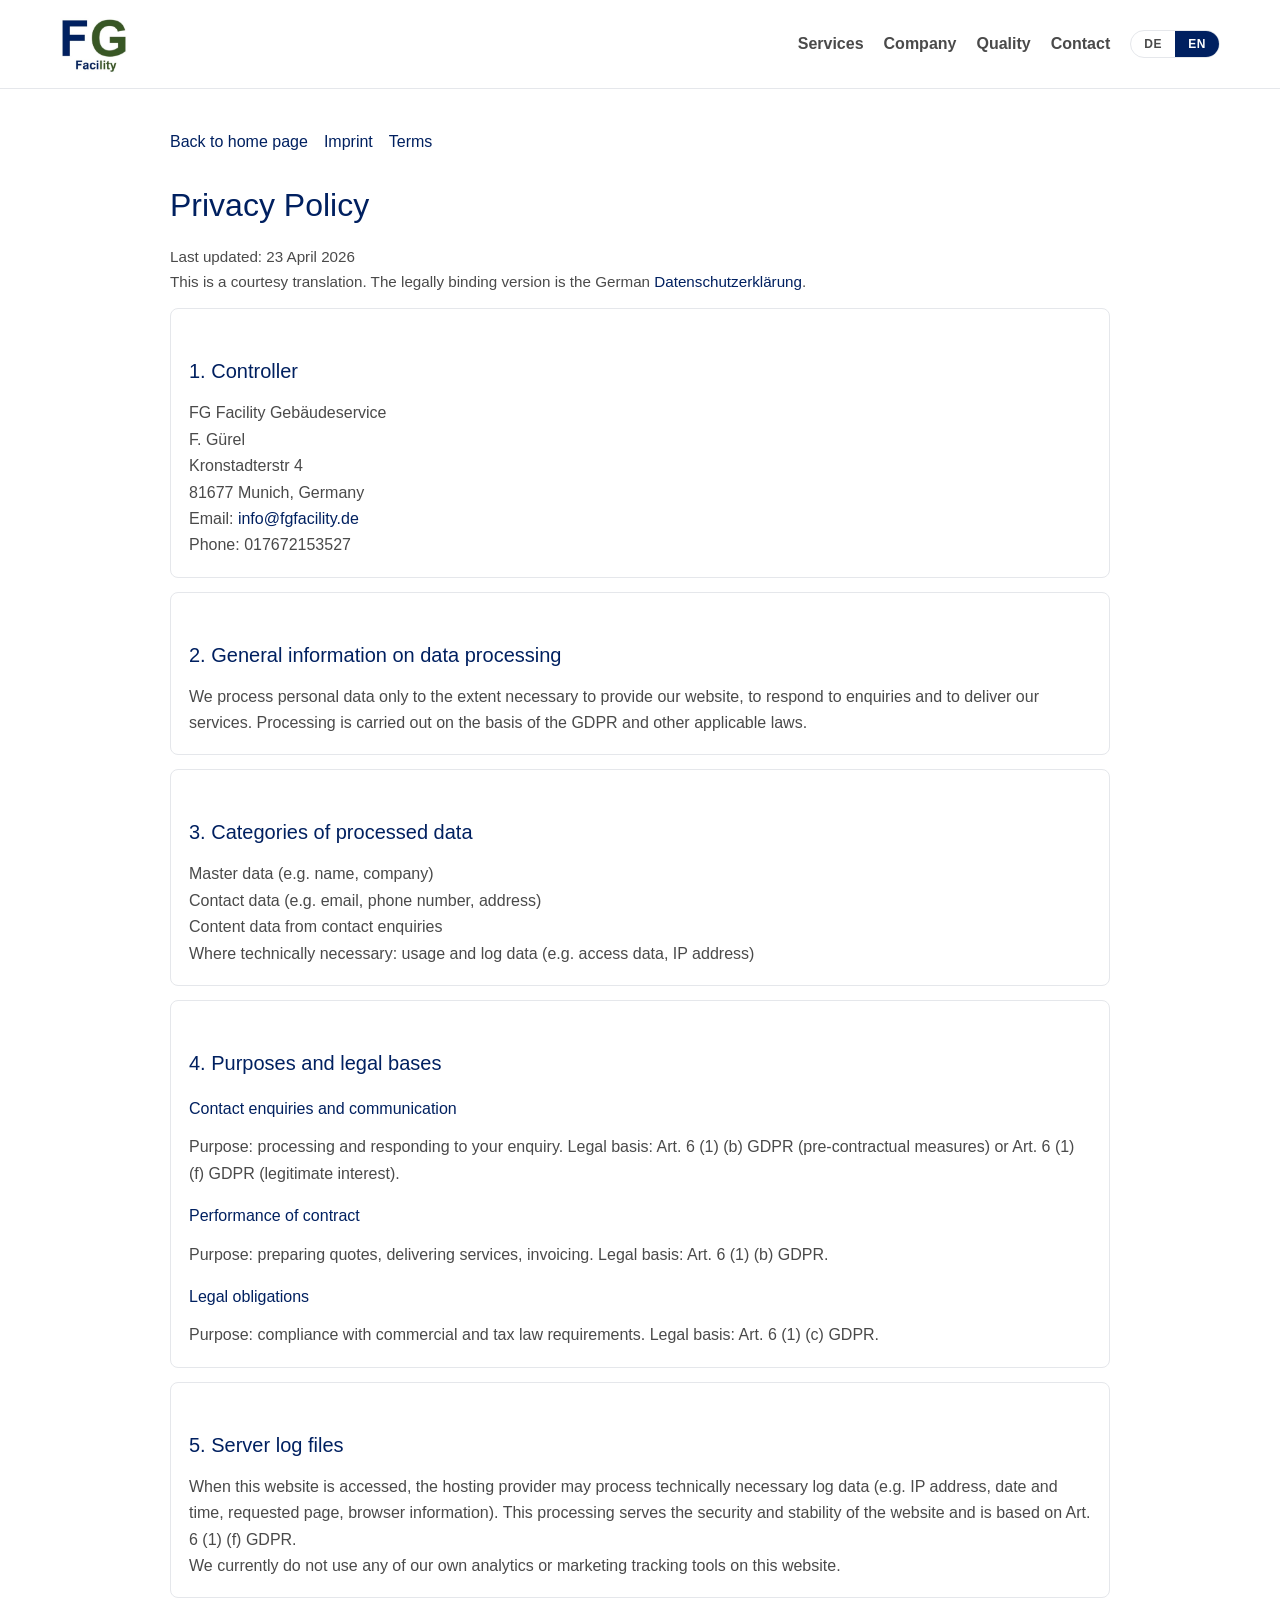
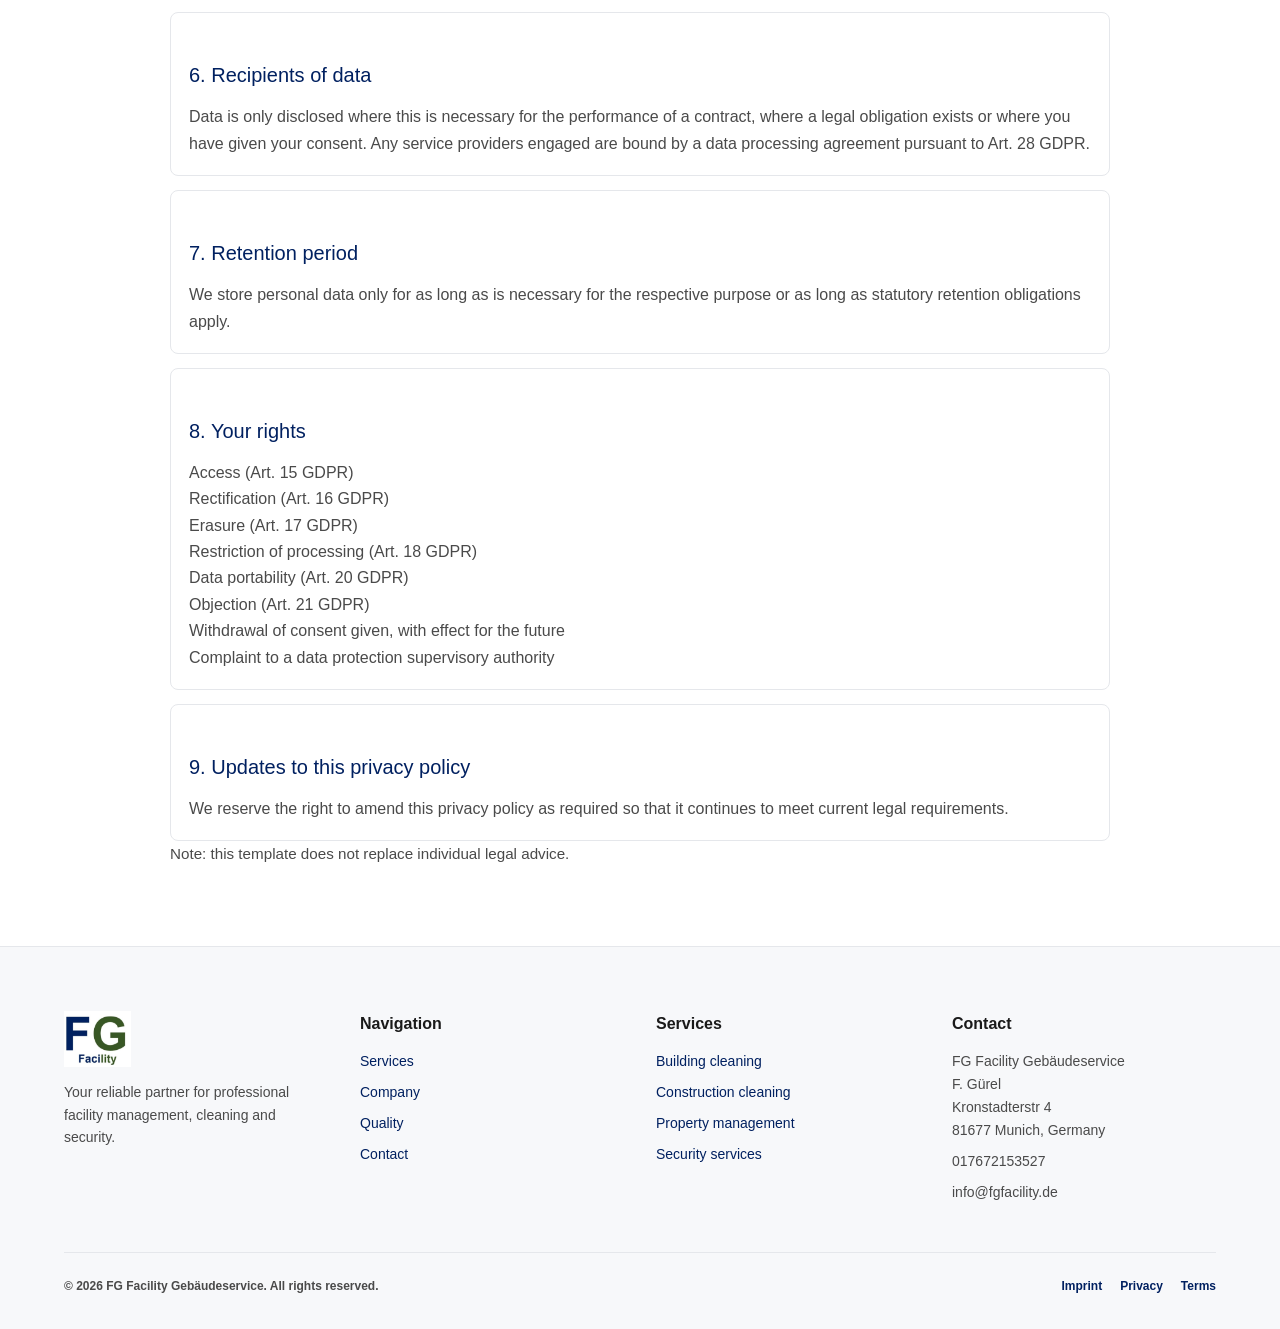
<file: en/privacy.html>
<!DOCTYPE html>
<html lang="en">
  <head>
    <meta charset="UTF-8" />
    <meta name="viewport" content="width=device-width, initial-scale=1.0" />
    <title>Privacy Policy | FG Facility</title>
    <meta
      name="description"
      content="Privacy policy of FG Facility Gebäudeservice covering data processing, your rights and contact details."
    />
    <meta name="robots" content="noindex,follow" />
    <meta name="theme-color" content="#0f172a" />
    <link rel="canonical" href="https://fgfacility.de/en/privacy.html" />
    <link rel="alternate" hreflang="de" href="https://fgfacility.de/datenschutz.html" />
    <link rel="alternate" hreflang="en" href="https://fgfacility.de/en/privacy.html" />
    <link rel="alternate" hreflang="x-default" href="https://fgfacility.de/datenschutz.html" />
    <link rel="icon" href="../logo.png" type="image/png" />
    <link rel="apple-touch-icon" href="../logo.png" />
    <link rel="manifest" href="../site.webmanifest" />
    <meta property="og:locale" content="en_US" />
    <meta property="og:locale:alternate" content="de_DE" />
    <meta property="og:type" content="website" />
    <meta property="og:site_name" content="FG Facility" />
    <meta property="og:title" content="Privacy Policy | FG Facility" />
    <meta
      property="og:description"
      content="Privacy policy of FG Facility Gebäudeservice covering data processing, your rights and contact details."
    />
    <meta property="og:url" content="https://fgfacility.de/en/privacy.html" />
    <meta property="og:image" content="https://fgfacility.de/logo.png" />
    <meta property="og:image:alt" content="FG Facility Logo" />
    <meta name="twitter:card" content="summary" />
    <meta name="twitter:title" content="Privacy Policy | FG Facility" />
    <meta
      name="twitter:description"
      content="Privacy policy of FG Facility Gebäudeservice covering data processing, your rights and contact details."
    />
    <meta name="twitter:image" content="https://fgfacility.de/logo.png" />
    <link rel="stylesheet" href="../style.css" />
    <link rel="stylesheet" href="../tailwind.css">

  </head>
  <body class="legal-page datenschutz-page">
    <header class="site-header">
      <div class="site-header-inner">
        <a class="site-brand" href="/en/" aria-label="FG Facility home page">
          <img src="../logo.png" alt="FG Facility" />
        </a>
        <div class="site-header-actions">
          <nav class="site-nav" aria-label="Main navigation">
            <a href="/en/#services">Services</a>
            <a href="/en/#company">Company</a>
            <a href="/en/#quality">Quality</a>
            <a href="/en/#contact">Contact</a>
          </nav>
          <div class="lang-switch" role="group" aria-label="Select language">
            <a href="/datenschutz.html" hreflang="de">DE</a>
            <a href="privacy.html" hreflang="en" aria-current="true">EN</a>
          </div>
        </div>
      </div>
    </header>

    <main class="wrap">
      <div class="top-links">
        <a href="/en/">Back to home page</a>
        <a href="imprint.html">Imprint</a>
        <a href="terms.html">Terms</a>
      </div>

      <h1>Privacy Policy</h1>
      <p class="muted">Last updated: 23 April 2026</p>

      <p class="muted">
        This is a courtesy translation. The legally binding version is the
        German <a href="/datenschutz.html">Datenschutzerklärung</a>.
      </p>

      <section class="block">
        <h2>1. Controller</h2>
        <p>
          FG Facility Gebäudeservice<br />
          F. Gürel<br />
          Kronstadterstr 4<br />
          81677 Munich, Germany<br />
          Email: <a href="mailto:info@fgfacility.de">info@fgfacility.de</a><br />
          Phone: 017672153527
        </p>
      </section>

      <section class="block">
        <h2>2. General information on data processing</h2>
        <p>
          We process personal data only to the extent necessary to provide our
          website, to respond to enquiries and to deliver our services.
          Processing is carried out on the basis of the GDPR and other
          applicable laws.
        </p>
      </section>

      <section class="block">
        <h2>3. Categories of processed data</h2>
        <ul>
          <li>Master data (e.g. name, company)</li>
          <li>Contact data (e.g. email, phone number, address)</li>
          <li>Content data from contact enquiries</li>
          <li>Where technically necessary: usage and log data (e.g. access data, IP address)</li>
        </ul>
      </section>

      <section class="block">
        <h2>4. Purposes and legal bases</h2>
        <h3>Contact enquiries and communication</h3>
        <p>
          Purpose: processing and responding to your enquiry.
          Legal basis: Art. 6 (1) (b) GDPR (pre-contractual measures) or
          Art. 6 (1) (f) GDPR (legitimate interest).
        </p>
        <h3>Performance of contract</h3>
        <p>
          Purpose: preparing quotes, delivering services, invoicing.
          Legal basis: Art. 6 (1) (b) GDPR.
        </p>
        <h3>Legal obligations</h3>
        <p>
          Purpose: compliance with commercial and tax law requirements.
          Legal basis: Art. 6 (1) (c) GDPR.
        </p>
      </section>

      <section class="block">
        <h2>5. Server log files</h2>
        <p>
          When this website is accessed, the hosting provider may process
          technically necessary log data (e.g. IP address, date and time,
          requested page, browser information). This processing serves the
          security and stability of the website and is based on Art. 6 (1) (f)
          GDPR.
        </p>
        <p>
          We currently do not use any of our own analytics or marketing tracking
          tools on this website.
        </p>
      </section>

      <section class="block">
        <h2>6. Recipients of data</h2>
        <p>
          Data is only disclosed where this is necessary for the performance of
          a contract, where a legal obligation exists or where you have given
          your consent. Any service providers engaged are bound by a data
          processing agreement pursuant to Art. 28 GDPR.
        </p>
      </section>

      <section class="block">
        <h2>7. Retention period</h2>
        <p>
          We store personal data only for as long as is necessary for the
          respective purpose or as long as statutory retention obligations
          apply.
        </p>
      </section>

      <section class="block">
        <h2>8. Your rights</h2>
        <ul>
          <li>Access (Art. 15 GDPR)</li>
          <li>Rectification (Art. 16 GDPR)</li>
          <li>Erasure (Art. 17 GDPR)</li>
          <li>Restriction of processing (Art. 18 GDPR)</li>
          <li>Data portability (Art. 20 GDPR)</li>
          <li>Objection (Art. 21 GDPR)</li>
          <li>Withdrawal of consent given, with effect for the future</li>
          <li>Complaint to a data protection supervisory authority</li>
        </ul>
      </section>

      <section class="block">
        <h2>9. Updates to this privacy policy</h2>
        <p>
          We reserve the right to amend this privacy policy as required so that
          it continues to meet current legal requirements.
        </p>
      </section>

      <p class="muted">
        Note: this template does not replace individual legal advice.
      </p>
    </main>

    <footer class="unified-footer" style="width: 100%; background: #f7f8fa; padding: 64px 0 32px; border-top: 1px solid #e5e7eb;">
      <div class="unified-footer-inner" style="max-width: 1200px; margin: 0 auto; padding: 0 24px;">
        <div class="unified-footer-grid" style="display: grid; grid-template-columns: repeat(auto-fit, minmax(220px, 1fr)); gap: 32px; margin-bottom: 48px;">
          <div style="display: flex; flex-direction: column; gap: 14px;">
            <div style="display: flex; align-items: center; gap: 10px;">
              <img src="../logo.png" alt="FG Facility" style="height: 56px;" />
            </div>
            <p style="margin: 0; font-size: 14px; color: #4a4a4a; line-height: 1.6;">
              Your reliable partner for professional facility management,
              cleaning and security.
            </p>
          </div>
          <div style="display: flex; flex-direction: column; gap: 12px;">
            <h4 style="margin: 0; color: #1a1a1a; font-size: 16px;">Navigation</h4>
            <nav style="display: flex; flex-direction: column; gap: 8px; font-size: 14px;">
              <a href="/en/#services">Services</a>
              <a href="/en/#company">Company</a>
              <a href="/en/#quality">Quality</a>
              <a href="/en/#contact">Contact</a>
            </nav>
          </div>
          <div style="display: flex; flex-direction: column; gap: 12px;">
            <h4 style="margin: 0; color: #1a1a1a; font-size: 16px;">Services</h4>
            <nav style="display: flex; flex-direction: column; gap: 8px; font-size: 14px;">
              <a href="/en/#services">Building cleaning</a>
              <a href="/en/#services">Construction cleaning</a>
              <a href="/en/#services">Property management</a>
              <a href="/en/#services">Security services</a>
            </nav>
          </div>
          <div style="display: flex; flex-direction: column; gap: 12px;">
            <h4 style="margin: 0; color: #1a1a1a; font-size: 16px;">Contact</h4>
            <div style="display: flex; flex-direction: column; gap: 8px; font-size: 14px; color: #4a4a4a;">
              <p style="margin: 0;">FG Facility Gebäudeservice<br />F. Gürel<br />Kronstadterstr 4<br />81677 Munich, Germany</p>
              <p style="margin: 0;">017672153527</p>
              <p style="margin: 0;">info@fgfacility.de</p>
            </div>
          </div>
        </div>
        <div style="width: 100%; height: 1px; background: #e5e7eb; margin-bottom: 24px;"></div>
        <div class="unified-footer-bottom" style="display: flex; flex-wrap: wrap; justify-content: space-between; align-items: center; gap: 16px;">
          <div class="unified-footer-copy" style="font-size: 12px; color: #4a4a4a; font-weight: 600;">
            &copy; 2026 FG Facility Gebäudeservice. All rights reserved.
          </div>
          <div class="unified-footer-legal" style="display: flex; flex-wrap: wrap; align-items: center; justify-content: center; gap: 18px; font-size: 12px; font-weight: 600;">
            <a href="imprint.html">Imprint</a>
            <a href="privacy.html">Privacy</a>
            <a href="terms.html">Terms</a>
          </div>
        </div>
      </div>
    </footer>
      <script src="../script.js"></script>
  </body>
</html>
</file>
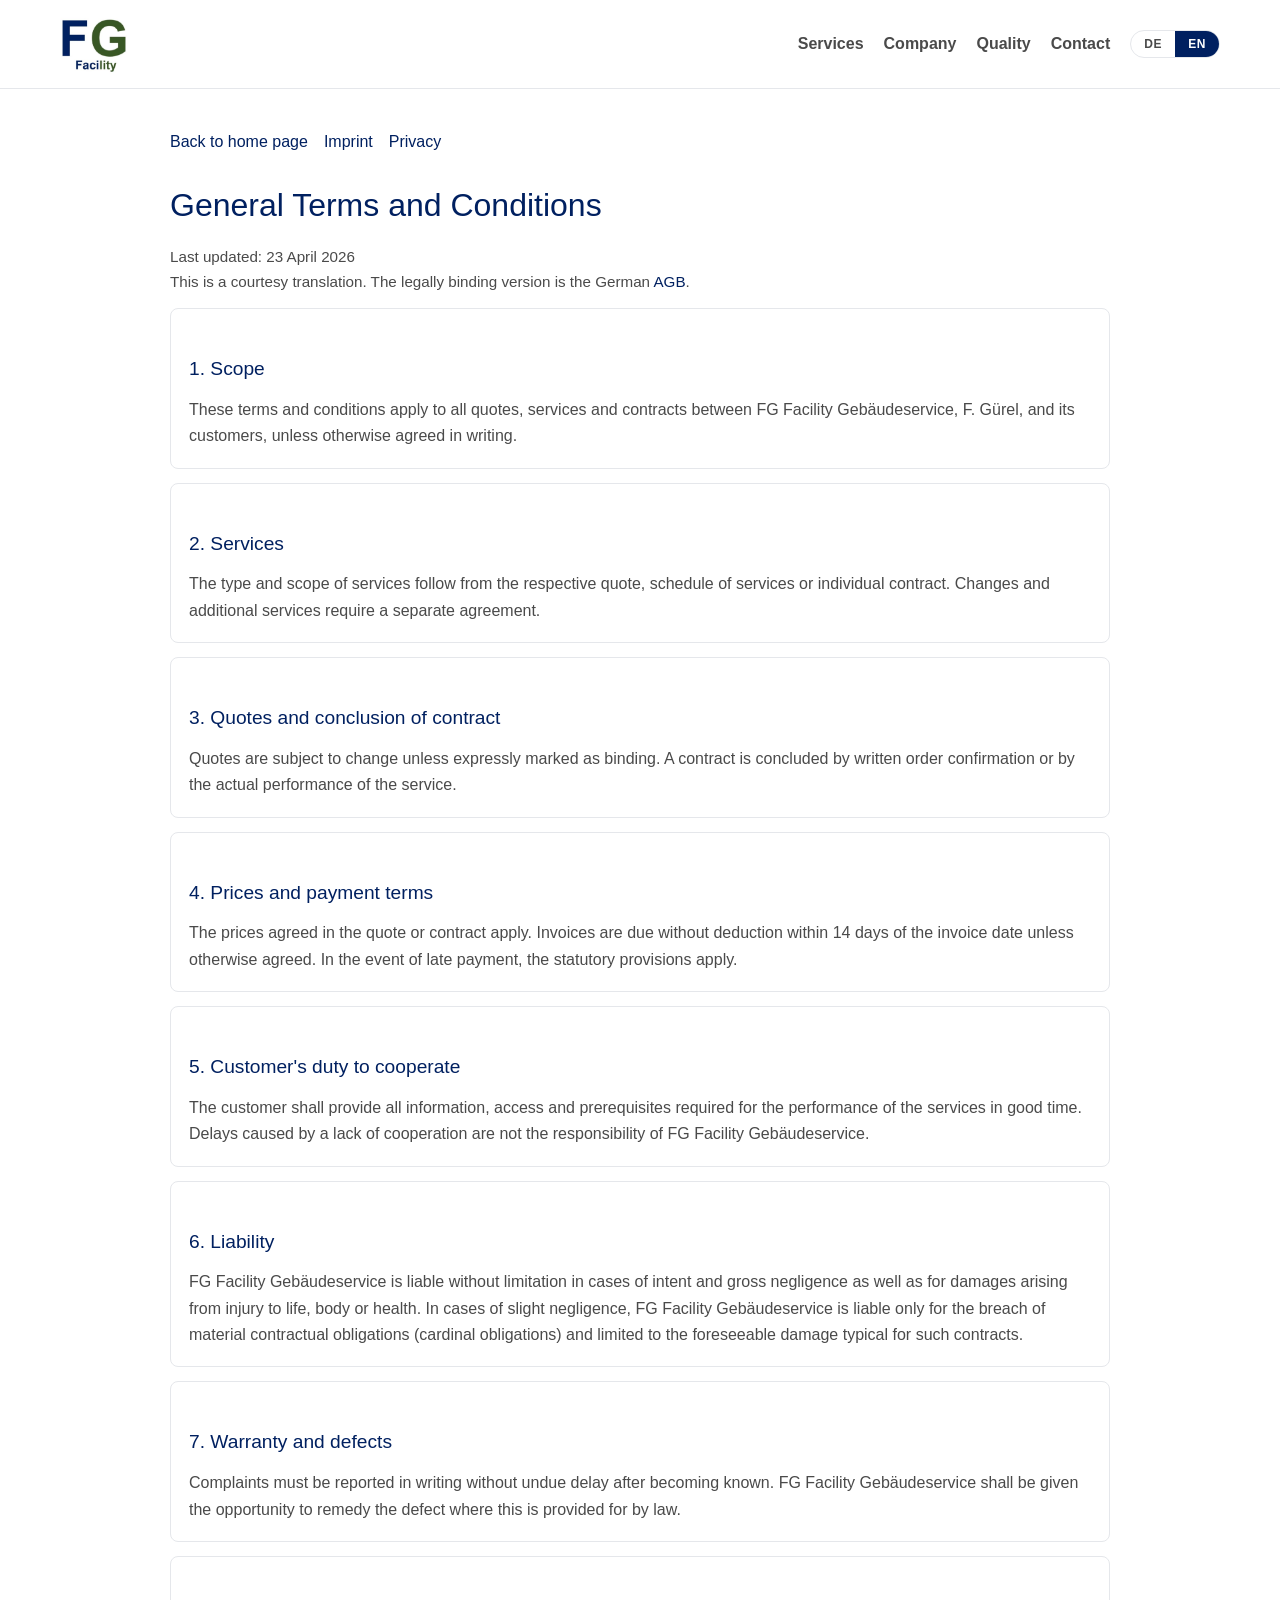
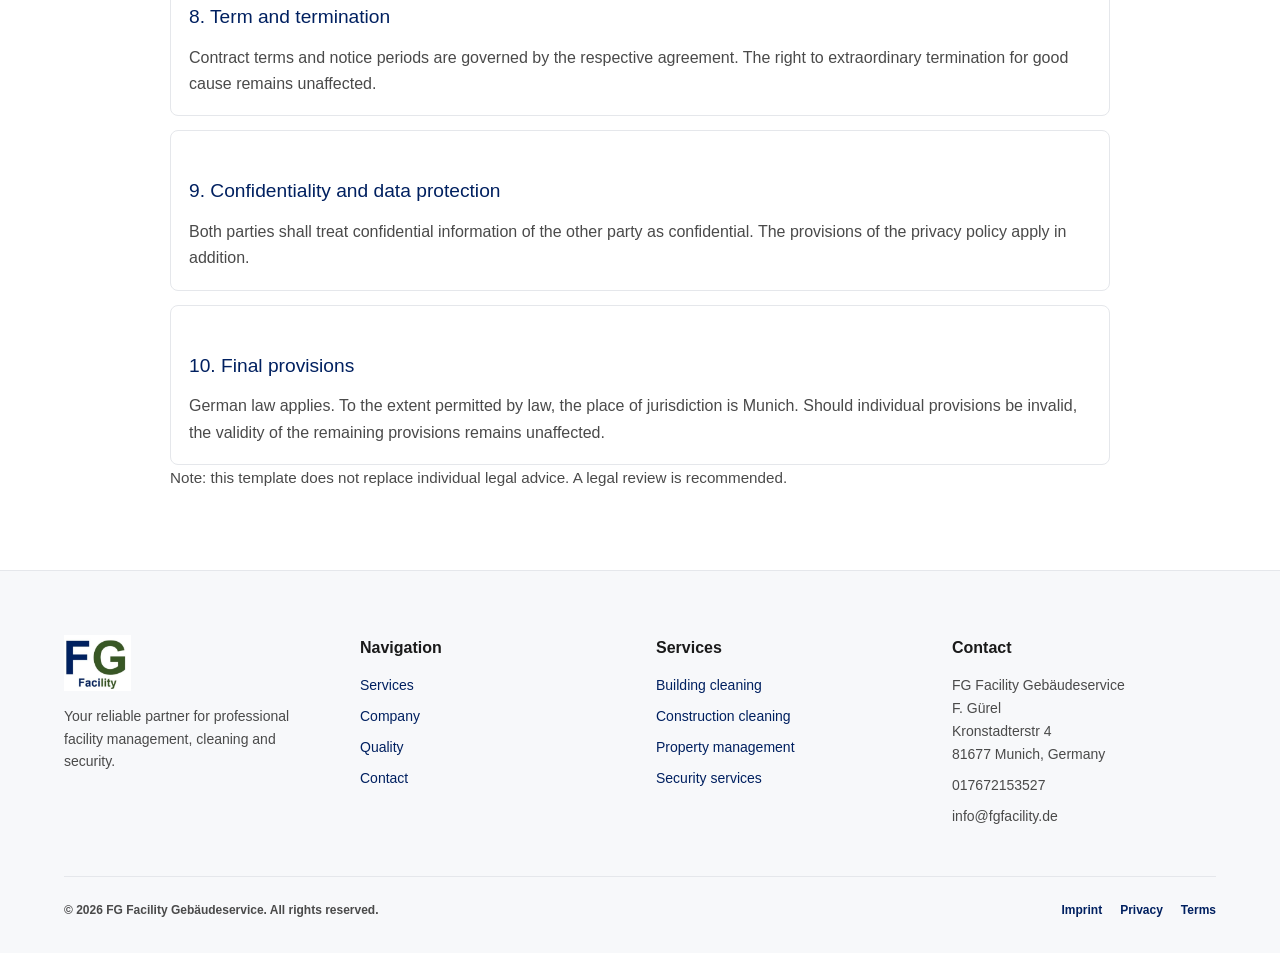
<file: en/terms.html>
<!DOCTYPE html>
<html lang="en">
  <head>
    <meta charset="UTF-8" />
    <meta name="viewport" content="width=device-width, initial-scale=1.0" />
    <title>Terms and Conditions | FG Facility</title>
    <meta
      name="description"
      content="General terms and conditions of FG Facility Gebäudeservice for services and contracts."
    />
    <meta name="robots" content="noindex,follow" />
    <meta name="theme-color" content="#0f172a" />
    <link rel="canonical" href="https://fgfacility.de/en/terms.html" />
    <link rel="alternate" hreflang="de" href="https://fgfacility.de/agb.html" />
    <link rel="alternate" hreflang="en" href="https://fgfacility.de/en/terms.html" />
    <link rel="alternate" hreflang="x-default" href="https://fgfacility.de/agb.html" />
    <link rel="icon" href="../logo.png" type="image/png" />
    <link rel="apple-touch-icon" href="../logo.png" />
    <link rel="manifest" href="../site.webmanifest" />
    <meta property="og:locale" content="en_US" />
    <meta property="og:locale:alternate" content="de_DE" />
    <meta property="og:type" content="website" />
    <meta property="og:site_name" content="FG Facility" />
    <meta property="og:title" content="Terms and Conditions | FG Facility" />
    <meta
      property="og:description"
      content="General terms and conditions of FG Facility Gebäudeservice for services and contracts."
    />
    <meta property="og:url" content="https://fgfacility.de/en/terms.html" />
    <meta property="og:image" content="https://fgfacility.de/logo.png" />
    <meta property="og:image:alt" content="FG Facility Logo" />
    <meta name="twitter:card" content="summary" />
    <meta name="twitter:title" content="Terms and Conditions | FG Facility" />
    <meta
      name="twitter:description"
      content="General terms and conditions of FG Facility Gebäudeservice for services and contracts."
    />
    <meta name="twitter:image" content="https://fgfacility.de/logo.png" />
    <link rel="stylesheet" href="../style.css" />
    <link rel="stylesheet" href="../tailwind.css">
  </head>
  <body class="legal-page agb-page">
    <header class="site-header">
      <div class="site-header-inner">
        <a class="site-brand" href="/en/" aria-label="FG Facility home page">
          <img src="../logo.png" alt="FG Facility" />
        </a>
        <div class="site-header-actions">
          <nav class="site-nav" aria-label="Main navigation">
            <a href="/en/#services">Services</a>
            <a href="/en/#company">Company</a>
            <a href="/en/#quality">Quality</a>
            <a href="/en/#contact">Contact</a>
          </nav>
          <div class="lang-switch" role="group" aria-label="Select language">
            <a href="/agb.html" hreflang="de">DE</a>
            <a href="terms.html" hreflang="en" aria-current="true">EN</a>
          </div>
        </div>
      </div>
    </header>

    <main class="wrap">
      <div class="top-links">
        <a href="/en/">Back to home page</a>
        <a href="imprint.html">Imprint</a>
        <a href="privacy.html">Privacy</a>
      </div>

      <h1>General Terms and Conditions</h1>
      <p class="muted">Last updated: 23 April 2026</p>

      <p class="muted">
        This is a courtesy translation. The legally binding version is the
        German <a href="/agb.html">AGB</a>.
      </p>

      <section class="block">
        <h2>1. Scope</h2>
        <p>
          These terms and conditions apply to all quotes, services and contracts
          between FG Facility Gebäudeservice, F. Gürel, and its customers,
          unless otherwise agreed in writing.
        </p>
      </section>

      <section class="block">
        <h2>2. Services</h2>
        <p>
          The type and scope of services follow from the respective quote,
          schedule of services or individual contract. Changes and additional
          services require a separate agreement.
        </p>
      </section>

      <section class="block">
        <h2>3. Quotes and conclusion of contract</h2>
        <p>
          Quotes are subject to change unless expressly marked as binding. A
          contract is concluded by written order confirmation or by the actual
          performance of the service.
        </p>
      </section>

      <section class="block">
        <h2>4. Prices and payment terms</h2>
        <p>
          The prices agreed in the quote or contract apply. Invoices are due
          without deduction within 14 days of the invoice date unless otherwise
          agreed. In the event of late payment, the statutory provisions apply.
        </p>
      </section>

      <section class="block">
        <h2>5. Customer's duty to cooperate</h2>
        <p>
          The customer shall provide all information, access and prerequisites
          required for the performance of the services in good time. Delays
          caused by a lack of cooperation are not the responsibility of FG
          Facility Gebäudeservice.
        </p>
      </section>

      <section class="block">
        <h2>6. Liability</h2>
        <p>
          FG Facility Gebäudeservice is liable without limitation in cases of
          intent and gross negligence as well as for damages arising from injury
          to life, body or health. In cases of slight negligence, FG Facility
          Gebäudeservice is liable only for the breach of material contractual
          obligations (cardinal obligations) and limited to the foreseeable
          damage typical for such contracts.
        </p>
      </section>

      <section class="block">
        <h2>7. Warranty and defects</h2>
        <p>
          Complaints must be reported in writing without undue delay after
          becoming known. FG Facility Gebäudeservice shall be given the
          opportunity to remedy the defect where this is provided for by law.
        </p>
      </section>

      <section class="block">
        <h2>8. Term and termination</h2>
        <p>
          Contract terms and notice periods are governed by the respective
          agreement. The right to extraordinary termination for good cause
          remains unaffected.
        </p>
      </section>

      <section class="block">
        <h2>9. Confidentiality and data protection</h2>
        <p>
          Both parties shall treat confidential information of the other party
          as confidential. The provisions of the privacy policy apply in
          addition.
        </p>
      </section>

      <section class="block">
        <h2>10. Final provisions</h2>
        <p>
          German law applies. To the extent permitted by law, the place of
          jurisdiction is Munich. Should individual provisions be invalid, the
          validity of the remaining provisions remains unaffected.
        </p>
      </section>

      <p class="muted">
        Note: this template does not replace individual legal advice. A legal
        review is recommended.
      </p>
    </main>

    <footer class="unified-footer" style="width: 100%; background: #f7f8fa; padding: 64px 0 32px; border-top: 1px solid #e5e7eb;">
      <div class="unified-footer-inner" style="max-width: 1200px; margin: 0 auto; padding: 0 24px;">
        <div class="unified-footer-grid" style="display: grid; grid-template-columns: repeat(auto-fit, minmax(220px, 1fr)); gap: 32px; margin-bottom: 48px;">
          <div style="display: flex; flex-direction: column; gap: 14px;">
            <div style="display: flex; align-items: center; gap: 10px;">
              <img src="../logo.png" alt="FG Facility" style="height: 56px;" />
            </div>
            <p style="margin: 0; font-size: 14px; color: #4a4a4a; line-height: 1.6;">
              Your reliable partner for professional facility management,
              cleaning and security.
            </p>
          </div>
          <div style="display: flex; flex-direction: column; gap: 12px;">
            <h4 style="margin: 0; color: #1a1a1a; font-size: 16px;">Navigation</h4>
            <nav style="display: flex; flex-direction: column; gap: 8px; font-size: 14px;">
              <a href="/en/#services">Services</a>
              <a href="/en/#company">Company</a>
              <a href="/en/#quality">Quality</a>
              <a href="/en/#contact">Contact</a>
            </nav>
          </div>
          <div style="display: flex; flex-direction: column; gap: 12px;">
            <h4 style="margin: 0; color: #1a1a1a; font-size: 16px;">Services</h4>
            <nav style="display: flex; flex-direction: column; gap: 8px; font-size: 14px;">
              <a href="/en/#services">Building cleaning</a>
              <a href="/en/#services">Construction cleaning</a>
              <a href="/en/#services">Property management</a>
              <a href="/en/#services">Security services</a>
            </nav>
          </div>
          <div style="display: flex; flex-direction: column; gap: 12px;">
            <h4 style="margin: 0; color: #1a1a1a; font-size: 16px;">Contact</h4>
            <div style="display: flex; flex-direction: column; gap: 8px; font-size: 14px; color: #4a4a4a;">
              <p style="margin: 0;">FG Facility Gebäudeservice<br />F. Gürel<br />Kronstadterstr 4<br />81677 Munich, Germany</p>
              <p style="margin: 0;">017672153527</p>
              <p style="margin: 0;">info@fgfacility.de</p>
            </div>
          </div>
        </div>
        <div style="width: 100%; height: 1px; background: #e5e7eb; margin-bottom: 24px;"></div>
        <div class="unified-footer-bottom" style="display: flex; flex-wrap: wrap; justify-content: space-between; align-items: center; gap: 16px;">
          <div class="unified-footer-copy" style="font-size: 12px; color: #4a4a4a; font-weight: 600;">
            &copy; 2026 FG Facility Gebäudeservice. All rights reserved.
          </div>
          <div class="unified-footer-legal" style="display: flex; flex-wrap: wrap; align-items: center; justify-content: center; gap: 18px; font-size: 12px; font-weight: 600;">
            <a href="imprint.html">Imprint</a>
            <a href="privacy.html">Privacy</a>
            <a href="terms.html">Terms</a>
          </div>
        </div>
      </div>
    </footer>
      <script src="../script.js"></script>
  </body>
</html>
</file>
<file: style.css>
/* Shared theme variables for landing pages (index/test) */
.home-page {
  --card: #ffffff;
  --ring: #002060;
  --foreground: #1a1a1a;
  --muted-foreground: #4a4a4a;
  --border: #e5e7eb;
  --muted: #eef2f6;
  --card-foreground: #1a1a1a;
  --background: #ffffff;
  --secondary-foreground: #ffffff;
  --primary-foreground: #ffffff;
  --primary: #002060;
  --secondary: #385624;
  --color-background: var(--background);
  --color-foreground: var(--foreground);
  --color-primary: var(--primary);
  --color-primary-foreground: var(--primary-foreground);
  --color-secondary: var(--secondary);
  --color-secondary-foreground: var(--secondary-foreground);
  --color-muted: var(--muted);
  --color-muted-foreground: var(--muted-foreground);
  --color-card: var(--card);
  --color-card-foreground: var(--card-foreground);
  --color-border: var(--border);
  --color-ring: var(--ring);
  --font-family-sans: "Inter", "Plus Jakarta Sans", sans-serif;
  --font-family-heading: "Plus Jakarta Sans", "Inter", sans-serif;
}

/* Shared styles for legal pages */
.legal-page {
  --bg: #ffffff;
  --text: #1a1a1a;
  --muted: #4a4a4a;
  --line: #e5e7eb;
  --primary: #002060;
  margin: 0;
  font-family: "Plus Jakarta Sans", "Inter", sans-serif;
  background: var(--bg);
  color: var(--text);
  line-height: 1.65;
}

.legal-page * {
  box-sizing: border-box;
}

.legal-page .wrap {
  max-width: 980px;
  margin: 0 auto;
  padding: 40px 20px 80px;
}

.legal-page.impressum-page .wrap {
  max-width: 900px;
  line-height: 1.6;
}

.legal-page .site-header {
  border-bottom: 1px solid var(--line);
  background: #fff;
}

.legal-page .site-header-inner {
  max-width: 1200px;
  margin: 0 auto;
  padding: 14px 20px;
  display: flex;
  align-items: center;
  justify-content: space-between;
  gap: 20px;
}

.legal-page .site-brand img {
  height: 60px;
}

.legal-page .site-nav {
  display: flex;
  align-items: center;
  gap: 20px;
}

.legal-page .site-nav a {
  color: var(--muted);
  font-weight: 600;
}

.legal-page .site-nav a:hover {
  color: var(--primary);
}

.legal-page h1,
.legal-page h2,
.legal-page h3 {
  color: var(--primary);
  margin: 0 0 12px;
}

.legal-page h1 {
  font-size: 2rem;
}

.legal-page h2 {
  font-size: 1.2rem;
  margin-top: 26px;
}

.legal-page.datenschutz-page h2 {
  font-size: 1.25rem;
  margin-top: 28px;
}

.legal-page.impressum-page h2 {
  margin-top: 28px;
}

.legal-page h3 {
  font-size: 1rem;
  margin-top: 16px;
}

.legal-page p,
.legal-page li {
  color: var(--muted);
}

.legal-page .card,
.legal-page .block {
  border: 1px solid var(--line);
  border-radius: 8px;
  padding: 18px;
  margin-top: 14px;
  background: #fff;
}

.legal-page.impressum-page .card {
  padding: 20px;
}

.legal-page a {
  color: var(--primary);
  text-decoration: none;
}

.legal-page a:hover {
  text-decoration: underline;
}

.legal-page .top-links {
  display: flex;
  gap: 16px;
  flex-wrap: wrap;
  margin-bottom: 24px;
}

.legal-page .muted,
.legal-page .note {
  font-size: 0.95rem;
}

.legal-page .note {
  margin-top: 24px;
}

.unified-footer h4 {
  font-weight: 700;
}

/* Language switcher (shared by landing and legal pages) */
.lang-switch {
  display: inline-flex;
  align-items: center;
  border: 1px solid #e5e7eb;
  border-radius: 999px;
  background: #fff;
  overflow: hidden;
  font-family: "Plus Jakarta Sans", "Inter", sans-serif;
  font-size: 12px;
  font-weight: 700;
  letter-spacing: 0.05em;
}

.lang-switch a {
  padding: 7px 13px;
  line-height: 1;
  color: #4a4a4a;
  text-decoration: none;
  transition: background-color 0.2s ease, color 0.2s ease;
}

.lang-switch a:hover {
  background: #eef2f6;
  color: #002060;
  text-decoration: none;
}

.lang-switch a[aria-current="true"] {
  background: #002060;
  color: #ffffff;
}

.legal-page .site-header-inner .lang-switch {
  flex-shrink: 0;
}

.legal-page .site-header-actions {
  display: flex;
  align-items: center;
  gap: 20px;
}

@media (max-width: 900px) {
  .legal-page .site-nav {
    display: none;
  }
}

@media (max-width: 768px) {
  .legal-page .wrap {
    padding: 32px 32px 64px;
  }

  .legal-page .top-links {
    justify-content: center;
  }

  .legal-page .card,
  .legal-page .block,
  .legal-page .muted,
  .legal-page .note {
    text-align: center;
  }

  .unified-footer-inner {
    padding: 0 32px !important;
  }

  .unified-footer-grid {
    gap: 24px !important;
  }

  .unified-footer-grid > div {
    text-align: center;
    align-items: center !important;
  }

  .unified-footer-grid nav {
    align-items: center !important;
  }

  .unified-footer-bottom {
    justify-content: center !important;
    text-align: center;
  }

  .unified-footer-copy {
    width: 100%;
    text-align: center;
  }

  .unified-footer-legal {
    width: 100%;
    justify-content: center !important;
  }
}
</file>
